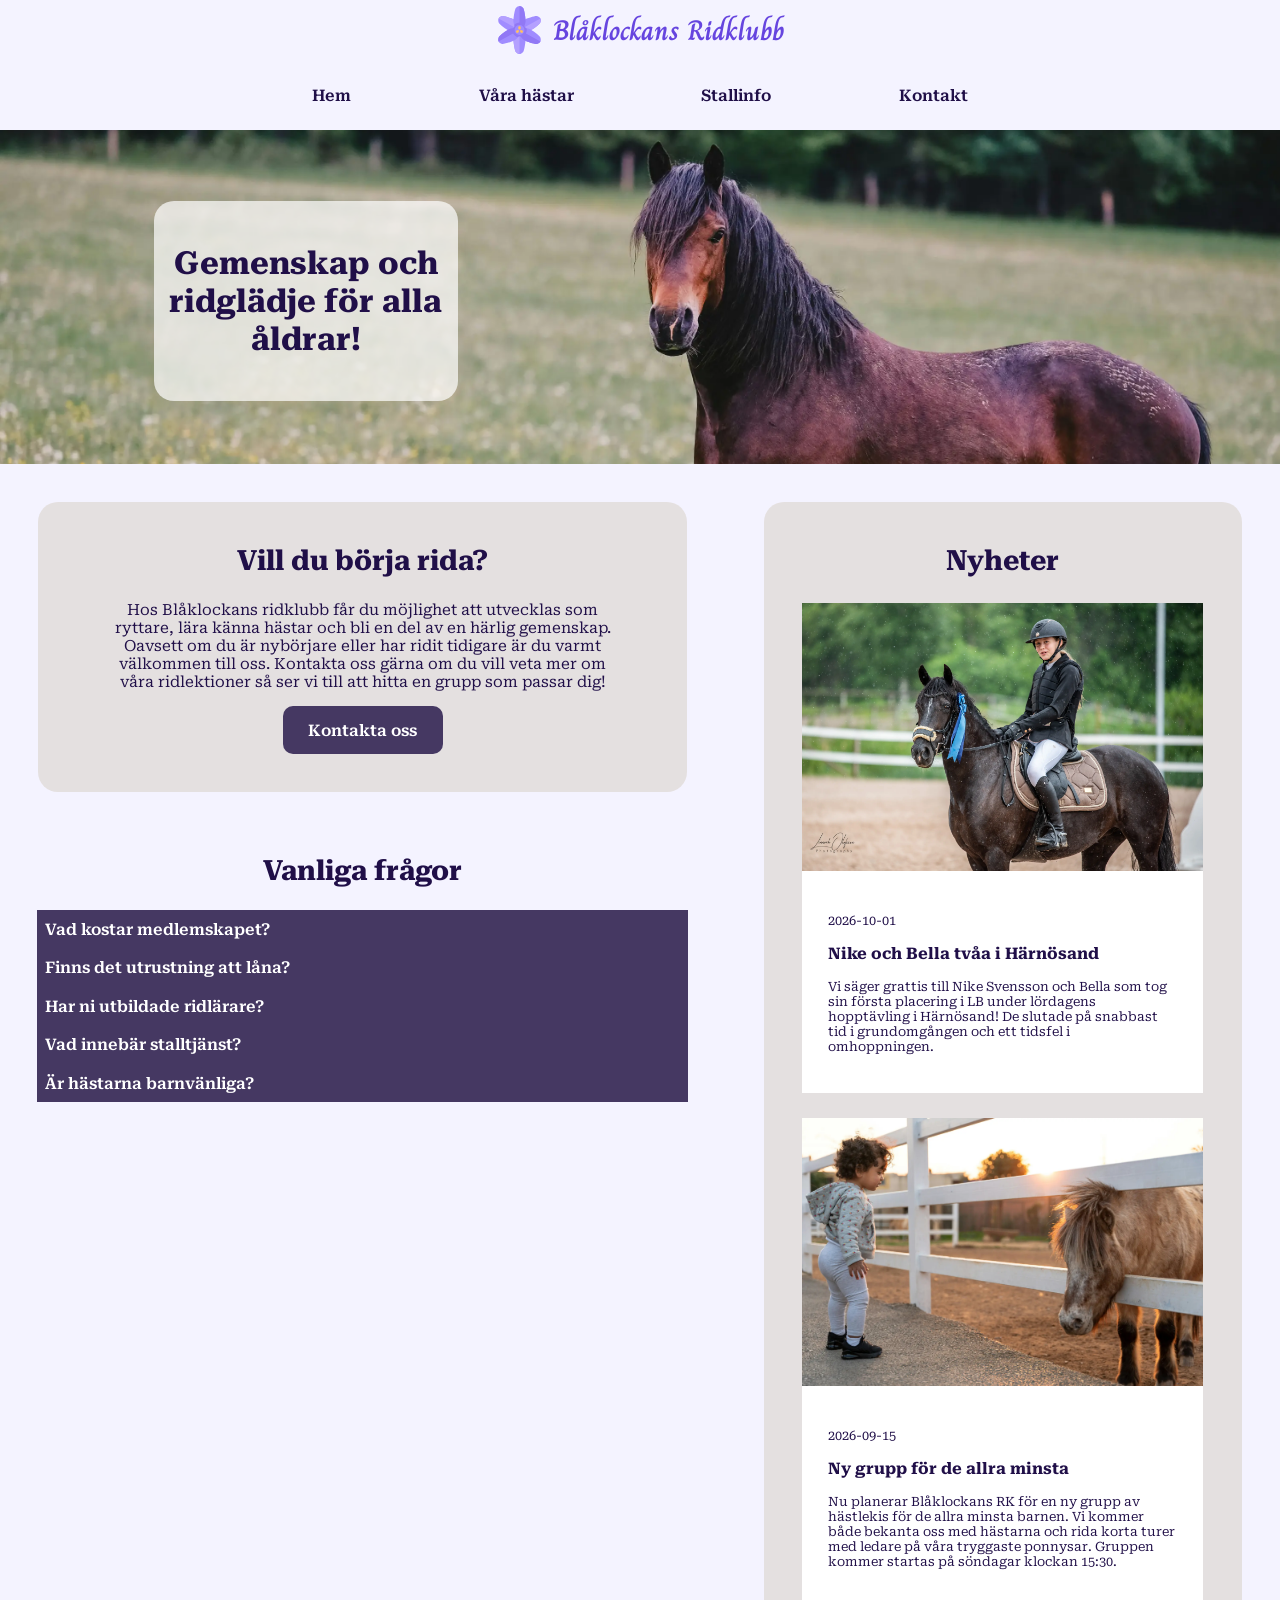
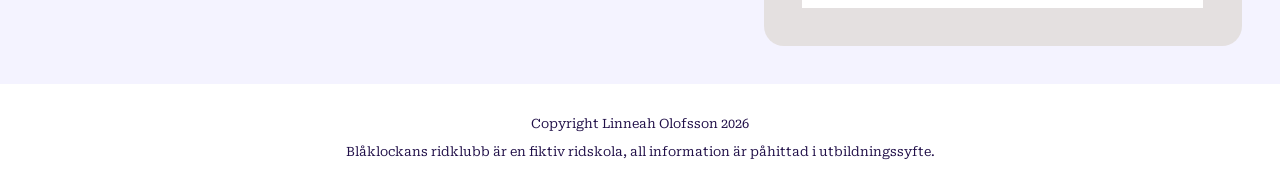
<file: index.html>
<!doctype html>
<html lang="sv">
  <head>
    <meta charset="UTF-8" />
    <meta name="viewport" content="width=device-width, initial-scale=1.0" />
    <title>Blåklockans ridklubb</title>
    <link rel="stylesheet" href="CSS/styles.css" />
    <link rel="preconnect" href="https://fonts.googleapis.com" />
    <link rel="preconnect" href="https://fonts.gstatic.com" crossorigin />
    <link
      href="https://fonts.googleapis.com/css2?family=Charm:wght@400;700&family=Roboto+Serif:ital,opsz,wght@0,8..144,100..900;1,8..144,100..900&display=swap"
      rel="stylesheet"
    />
    <script src="JS/main.js" defer></script>
  </head>
  <body>
    <!-- HEADER M. NAVIGERING -->
    <header class="header-index">
      <div id="logo">
        <a href="index.html">
          <img
            src="images/SVG/bluebell.svg"
            alt="tecknad logga av en blåklocka"
          />
          <p>Blåklockans Ridklubb</p>
        </a>
        <img src="images/SVG/menu.svg" alt="meny" id="menu" />
      </div>
      <nav id="nav">
        <ul>
          <li><a href="index.html">Hem</a></li>

          <li><a href="vara-hastar.html">Våra hästar</a></li>

          <li><a href="stallinfo.html">Stallinfo</a></li>

          <li><a href="kontakt.html">Kontakt</a></li>
        </ul>
      </nav>
    </header>
    <main>
      <!-- HERO -->
      <section class="hero-section">
        <img
          src="images/hero.webp"
          alt="brun häst på en äng tittar in i kameran"
          id="hero"
        />
        <!-- SLOGAN-->
        <h1 id="slogan" class="beige-div">
          Gemenskap och ridglädje för alla åldrar!
        </h1>
      </section>
      <!-- HUVUDINNEHÅLL -->
      <section class="index-content">
        <!-- Börja rida -->
        <div class="textbox beige-div">
          <h2>Vill du börja rida?</h2>
          <p>
            Hos Blåklockans ridklubb får du möjlighet att utvecklas som ryttare,
            lära känna hästar och bli en del av en härlig gemenskap. Oavsett om
            du är nybörjare eller har ridit tidigare är du varmt välkommen till
            oss. Kontakta oss gärna om du vill veta mer om våra ridlektioner så
            ser vi till att hitta en grupp som passar dig!
          </p>
          <a href="kontakt.html">Kontakta oss</a>
        </div>
        <!-- Nyheter -->
        <article id="news" class="beige-div">
          <h2>Nyheter</h2>
          <div>
            <img
              src="images/tavling.webp"
              alt="tjej på svart häst med blå prisrosett i tränset"
            />
            <div>
              <p>2026-10-01</p>
              <h3>Nike och Bella tvåa i Härnösand</h3>
              <p>
                Vi säger grattis till Nike Svensson och Bella som tog sin första
                placering i LB under lördagens hopptävling i Härnösand! De
                slutade på snabbast tid i grundomgången och ett tidsfel i
                omhoppningen.
              </p>
            </div>
          </div>
          <div>
            <img
              src="images/barn.webp"
              alt="ett barn står bredvid hage där en shetlandsponny sticker ut huvudet"
            />
            <div>
              <p>2026-09-15</p>
              <h3>Ny grupp för de allra minsta</h3>
              <p>
                Nu planerar Blåklockans RK för en ny grupp av hästlekis för de
                allra minsta barnen. Vi kommer både bekanta oss med hästarna och
                rida korta turer med ledare på våra tryggaste ponnysar. Gruppen
                kommer startas på söndagar klockan 15:30.
              </p>
            </div>
          </div>
        </article>
        <!-- Vanliga frågor -->
        <div id="faq">
          <h2>Vanliga frågor</h2>
          <button class="question">Vad kostar medlemskapet?</button>

          <div class="answer">
            <p>Medlemskap i klubben kostar 500kr per termin.</p>
          </div>
          <button class="question">Finns det utrustning att låna?</button>
          <div class="answer">
            <p>
              Hjälmar och säkerhetsvästar finns att låna i stallet. Övrig
              utrustning tillhandahålls av ryttarna själva. Tänk på att byta
              kläder om ni vistas i andra stall.
            </p>
          </div>
          <button class="question">Har ni utbildade ridlärare?</button>
          <div class="answer">
            <p>
              Alla våra ridlärare är utbildade via svenska ridsportsförbundet
              och har många års erfarenhet.
            </p>
          </div>
          <button class="question">Vad innebär stalltjänst?</button>
          <div class="answer">
            <p>
              När du har stalltjänst är du och din ridgrupp ansvariga för
              hästarnas skötsel under hela dagen. Med er har ni en ledare som
              hjälper till att ge direktiv och ser till att dagen flyter på som
              den ska. Varje grupp har stalltjänst en dag per termin.
            </p>
          </div>
          <button class="question">Är hästarna barnvänliga?</button>
          <div class="answer">
            <p>
              Vi har flera snälla ponnyer som är lämpliga även för små barn att
              rida på. Man bör dock ha i åtanke att en häst alltid är en häst
              och att all ridning sker på egen risk.
            </p>
          </div>
        </div>
      </section>
    </main>
    <footer>
      <p>Copyright Linneah Olofsson 2026</p>
      <p>
        Blåklockans ridklubb är en fiktiv ridskola, all information är påhittad
        i utbildningssyfte.
      </p>
    </footer>
  </body>
</html>
</file>
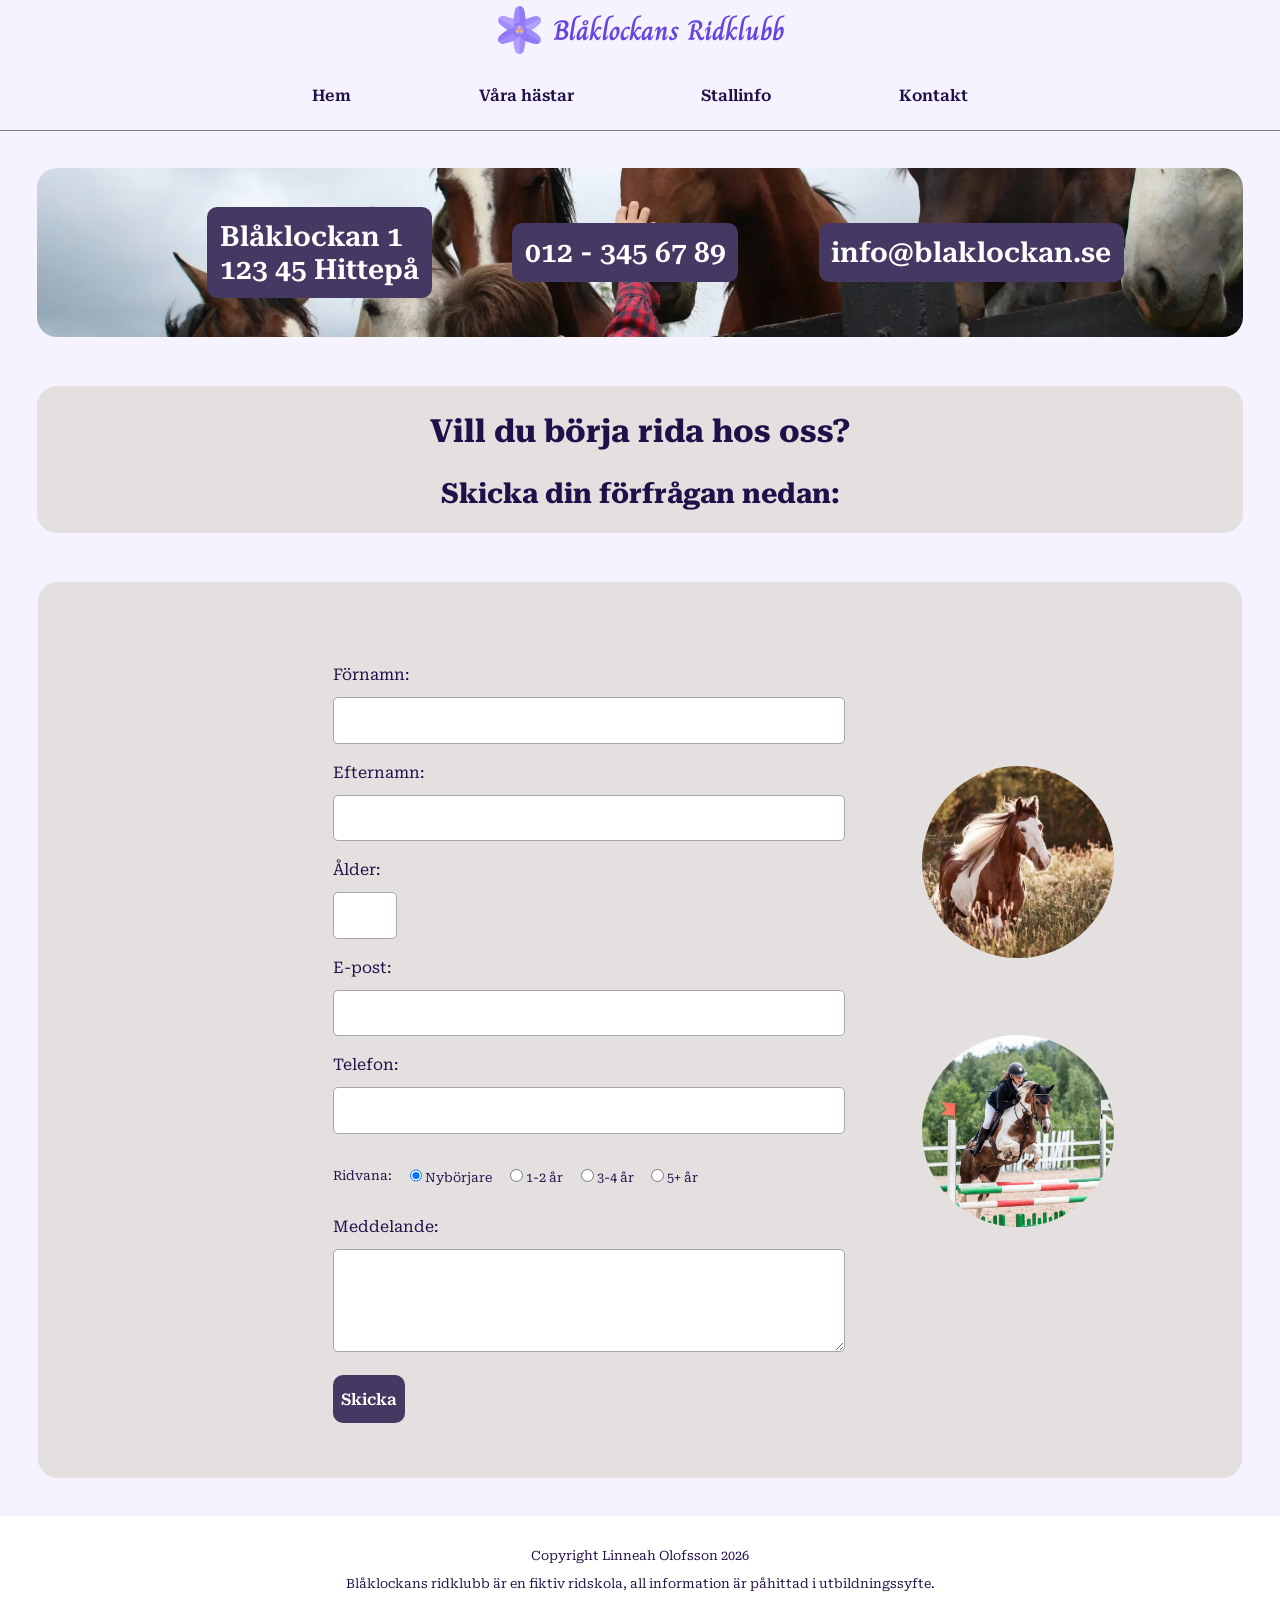
<file: kontakt.html>
<!doctype html>
<html lang="sv">
  <head>
    <meta charset="UTF-8" />
    <meta name="viewport" content="width=device-width, initial-scale=1.0" />
    <title>Blåklockans ridklubb</title>
    <link rel="stylesheet" href="CSS/styles.css" />
    <link rel="preconnect" href="https://fonts.googleapis.com" />
    <link rel="preconnect" href="https://fonts.gstatic.com" crossorigin />
    <link
      href="https://fonts.googleapis.com/css2?family=Charm:wght@400;700&family=Roboto+Serif:ital,opsz,wght@0,8..144,100..900;1,8..144,100..900&display=swap"
      rel="stylesheet"
    />
    <script src="JS/main.js" defer></script>
    <script src="JS/contact.js" defer></script>
  </head>
  <body>
    <!-- HEADER M. NAVIGERING -->
    <header class="mobile-header">
      <div id="logo">
        <a href="index.html">
          <img
            src="images/SVG/bluebell.svg"
            alt="tecknad logga av en blåklocka"
          />
          <p>Blåklockans Ridklubb</p>
        </a>
      </div>
      <img src="images/SVG/menu.svg" alt="meny" id="menu" />
      <nav id="nav" class="divider">
        <ul>
          <li><a href="index.html">Hem</a></li>

          <li><a href="vara-hastar.html">Våra hästar</a></li>

          <li><a href="stallinfo.html">Stallinfo</a></li>

          <li><a href="kontakt.html">Kontakt</a></li>
        </ul>
      </nav>
    </header>
    <main>
      <!-- Grid med kontaktinfo och titel innan formulär -->
      <section id="contact">
        <div class="beige-div">
          <h1>Vill du börja rida hos oss?</h1>
          <h2>Skicka din förfrågan nedan:</h2>
        </div>
        <div id="contact-info" class="beige-div">
          <p>Blåklockan 1 <br />123 45 Hittepå</p>
          <p>012 - 345 67 89</p>
          <p>info@blaklockan.se</p>
        </div>
      </section>

      <!-- Sektion för formulär -->
      <section class="beige-div">
        <div id="form-section">
          <form id="contact-form" class="contact-form">
            <div>
              <label for="first-name">Förnamn:</label
              ><input type="text" id="first-name" />
            </div>
            <div>
              <label for="surname">Efternamn:</label
              ><input type="text" id="surname" />
            </div>
            <div>
              <label for="age">Ålder:</label><input type="number" id="age" />
            </div>
            <div>
              <label for="email">E-post:</label
              ><input type="email" id="email" />
            </div>
            <div>
              <label for="phone">Telefon:</label
              ><input type="tel" id="phone" maxlength="10" />
            </div>
            <div id="exp">
              <p>Ridvana:</p>
              <label
                ><input
                  type="radio"
                  name="exp"
                  value="amateur"
                  checked
                />Nybörjare</label
              >
              <label
                ><input type="radio" name="exp" value="one-two" />1-2 år</label
              >
              <label
                ><input type="radio" name="exp" value="three-four" />3-4
                år</label
              >
              <label
                ><input type="radio" name="exp" value="five-plus" />5+ år</label
              >
            </div>
            <div>
              <label for="message">Meddelande:</label
              ><textarea
                rows="4"
                cols="30"
                maxlength="150"
                id="message"
              ></textarea>
            </div>
            <div class="button-right">
              <button type="submit" id="submit">Skicka</button>
            </div>
          </form>
          <div>
            <img
              src="images/annie.webp"
              alt="brun häst på äng"
              class="round-pic"
            /><img
              src="images/ridning.webp"
              alt="tjej galopperar på skäckfärgad häst"
              class="round-pic"
            />
          </div>
        </div>
        <ul id="error-list"></ul>
      </section>
    </main>
    <footer>
      <p>Copyright Linneah Olofsson 2026</p>
      <p>
        Blåklockans ridklubb är en fiktiv ridskola, all information är påhittad
        i utbildningssyfte.
      </p>
    </footer>
  </body>
</html>
</file>
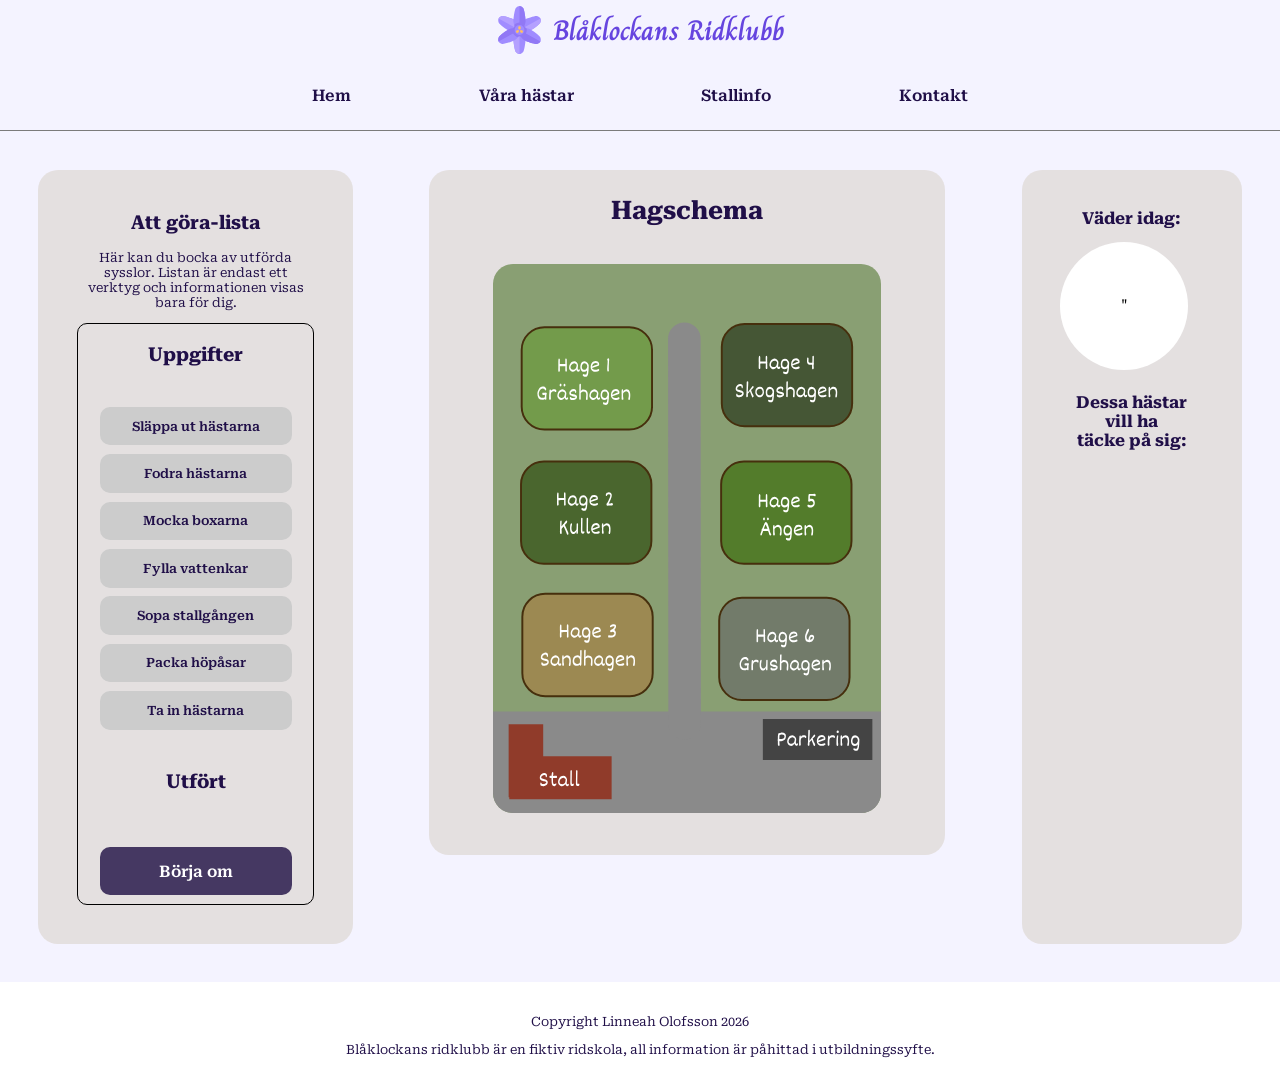
<file: stallinfo.html>
<!doctype html>
<html lang="sv">
  <head>
    <meta charset="UTF-8" />
    <meta name="viewport" content="width=device-width, initial-scale=1.0" />
    <title>Blåklockans ridklubb</title>
    <link rel="stylesheet" href="CSS/styles.css" />
    <link rel="preconnect" href="https://fonts.googleapis.com" />
    <link rel="preconnect" href="https://fonts.gstatic.com" crossorigin />
    <link
      href="https://fonts.googleapis.com/css2?family=Charm:wght@400;700&family=Roboto+Serif:ital,opsz,wght@0,8..144,100..900;1,8..144,100..900&display=swap"
      rel="stylesheet"
    />
    <script src="JS/main.js" defer></script>
    <script src="JS/info.js" defer></script>
  </head>
  <body>
    <!-- HEADER M. NAVIGERING -->
    <header class="mobile-header">
      <div id="logo">
        <a href="index.html">
          <img
            src="images/SVG/bluebell.svg"
            alt="tecknad logga av en blåklocka"
          />
          <p>Blåklockans Ridklubb</p>
        </a>
      </div>
      <img src="images/SVG/menu.svg" alt="meny" id="menu" />
      <nav id="nav" class="divider">
        <ul>
          <li><a href="index.html">Hem</a></li>

          <li><a href="vara-hastar.html">Våra hästar</a></li>

          <li><a href="stallinfo.html">Stallinfo</a></li>

          <li><a href="kontakt.html">Kontakt</a></li>
        </ul>
      </nav>
    </header>
    <!-- HUVUDINNEHÅLL -->
    <main id="grid">
      <!-- HAGAR -->
      <section id="map" class="beige-div">
        <h1>Hagschema</h1>
        <svg
          xmlns="http://www.w3.org/2000/svg"
          viewBox="0 0 595 842"
          width="595"
          height="842"
        >
          <style>
            .s0 {
              fill: #899f73;
            }
            .s1 {
              fill: #739b4b;
              stroke: #462f0d;
              stroke-linejoin: round;
              stroke-width: 3;
            }
            .s2 {
              fill: #4a662e;
              stroke: #462f0d;
              stroke-linejoin: round;
              stroke-width: 3;
            }
            .s3 {
              fill: #9c8952;
              stroke: #462f0d;
              stroke-linejoin: round;
              stroke-width: 3;
            }
            .s4 {
              fill: #455635;
              stroke: #462f0d;
              stroke-linejoin: round;
              stroke-width: 3;
            }
            .s5 {
              fill: #537c2b;
              stroke: #462f0d;
              stroke-linejoin: round;
              stroke-width: 3;
            }
            .s6 {
              fill: #727b6a;
              stroke: #462f0d;
              stroke-linejoin: round;
              stroke-width: 3;
            }
            .s7 {
              fill: #ffffff;
            }
            .s8 {
              fill: #8a8a8a;
              stroke: #8a8a8a;
              stroke-miterlimit: 10;
              stroke-width: 0;
            }
            .s9 {
              fill: #444444;
            }
            .s10 {
              fill: #8a8a8a;
              stroke: #8a8a8a;
              stroke-linecap: round;
              stroke-linejoin: round;
              stroke-width: 50;
            }
            .s11 {
              fill: #903b2a;
              stroke: #8a8a8a;
              stroke-linejoin: round;
              stroke-width: 0;
            }
            .s12 {
              fill: #903b2a;
            }
          </style>
          <g id="Layer1">
            <path
              id="Form7"
              fill-rule="evenodd"
              class="s0"
              d="m604-18v870h-618v-870z"
            />
            <a href="#" id="hage1">
              <path
                id="hage1old"
                fill-rule="evenodd"
                class="s1"
                d="m79 97h130c19.33 0 35 15.67 35 35v87c0 19.33-15.67 35-35 35h-130c-19.33 0-35-15.67-35-35v-87c0-19.33 15.67-35 35-35z"
              />
            </a>
            <a href="#" id="hage2">
              <path
                id="hage2old"
                fill-rule="evenodd"
                class="s2"
                d="m78 303h130c19.33 0 35 15.67 35 35v87c0 19.33-15.67 35-35 35h-130c-19.33 0-35-15.67-35-35v-87c0-19.33 15.67-35 35-35z"
              />
            </a>
            <a href="#" id="hage3">
              <path
                id="hage3old"
                fill-rule="evenodd"
                class="s3"
                d="m80 506h130c19.33 0 35 15.67 35 35v87c0 19.33-15.67 35-35 35h-130c-19.33 0-35-15.67-35-35v-87c0-19.33 15.67-35 35-35z"
              />
            </a>
            <a href="#" id="hage4">
              <path
                id="hage4old"
                fill-rule="evenodd"
                class="s4"
                d="m386 92h130c19.33 0 35 15.67 35 35v87c0 19.33-15.67 35-35 35h-130c-19.33 0-35-15.67-35-35v-87c0-19.33 15.67-35 35-35z"
              />
            </a>
            <a href="#" id="hage5">
              <path
                id="hage5old"
                fill-rule="evenodd"
                class="s5"
                d="m385 303h130c19.33 0 35 15.67 35 35v87c0 19.33-15.67 35-35 35h-130c-19.33 0-35-15.67-35-35v-87c0-19.33 15.67-35 35-35z"
              />
            </a>
            <a href="#" id="hage6">
              <path
                id="hage6old"
                fill-rule="evenodd"
                class="s6"
                d="m382 512h130c19.33 0 35 15.67 35 35v87c0 19.33-15.67 35-35 35h-130c-19.33 0-35-15.67-35-35v-87c0-19.33 15.67-35 35-35z"
              />
            </a>
            <path
              id="Hage1Gräshagen"
              class="s7"
              aria-label="Hage 1
Gräshagen"
              d="m100.1 162.6q0-1.7 0.1-3.1 0-1.4 0-2.5 0-1.8 0-3.4 0-1.7 0-3.1 0-2.6 0.2-4.1 0.2-1.5 1-1.5 0.4 0 0.8 0.7 0.4 0.7 0.4 1.4 0 1.5-0.1 3.2 0 1.7 0 3.3h8.4q0-1.9 0-3 0-1.2 0-1.9 0-0.7 0-1 0-0.2 0-0.3 0-1.1 0.2-1.8 0.2-0.7 0.8-0.7 0.8 0 1.1 0.8 0.2 0.9 0.2 2.4 0 0.3 0 0.6 0 0.3 0 0.9 0 0.6 0 1.6 0 0.9 0 2.5 0 0.2 0.1 0.6 0.2 0.3 0.2 0.7l-0.3 1.1q0.1 3 0.1 5 0.1 1.9 0.1 2.5 0 0.7-0.3 1.2-0.4 0.5-0.9 0.5-0.7 0-1-0.5-0.3-0.5-0.3-2l0.1-6h-3.4q-1.1 0-1.9 0-0.7 0-1.3 0.1-0.6 0-1 0-0.5 0-0.9 0.1 0.1 2.1 0.1 3.3 0 1.3 0 2.1 0 0.8 0 1.1 0 0.3 0 0.4 0 0.6-0.5 1-0.5 0.4-0.8 0.4-0.8 0-1-0.8-0.2-0.8-0.2-1.8zm16.6-3.8q0-1.8 0.6-3.5 0.6-1.7 1.7-3.1 1-1.4 2.5-2.2 1.4-0.9 3-0.9 1.2 0 2.3 0.6 1.1 0.5 1.9 1.5 0.8 0.9 1.3 2.1 0.4 1.1 0.4 2.3 0 0.6 0 1.2-0.1 0.5-0.2 1.1-0.1 0.5-0.1 1.1-0.1 0.6-0.1 1.4 0 1 0.3 1.4 0.3 0.4 0.8 0.4 0.3 0 0.6-0.4 0.3-0.3 0.6-0.4 0.9 0 0.9 1.4 0 0.4-0.2 0.8-0.1 0.5-0.5 0.8-0.3 0.3-0.7 0.6-0.5 0.2-1 0.2-0.5 0-1-0.3-0.4-0.3-0.8-0.7-0.4-0.5-0.7-1-0.2-0.6-0.2-1.3-1.1 1.4-2.5 2.4-1.3 1.1-2.9 1.1-1.1 0-2.1-0.5-1.1-0.5-2-1.4-0.8-0.9-1.4-2.1-0.5-1.2-0.5-2.6zm2.2-0.1q0 0.8 0.4 1.4 0.4 0.7 1 1.2 0.6 0.4 1.4 0.6 0.8 0.3 1.5 0.3 1.6 0 2.5-0.7 1-0.7 1.5-1.8 0.6-1 0.8-2.3 0.2-1.2 0.4-2.3 0-0.4-0.4-0.9-0.4-0.5-0.9-0.9-0.6-0.4-1.2-0.7-0.6-0.3-1.1-0.3-1.4 0-2.5 0.6-1 0.5-1.8 1.5-0.8 0.9-1.2 2-0.4 1.2-0.4 2.3zm15.1-0.6q0-1.7 0.4-3.3 0.4-1.6 1.1-2.8 0.8-1.3 2-2 1.2-0.8 2.8-0.8 1.3 0 2.5 0.6 1.1 0.7 2 1.7 1 1 1.5 2.2 0.6 1.2 0.6 2.3l-0.3 7.8q0 0-0.1 0.1 0 0 0 0.1-0.2 1.4-0.3 2.9-0.2 1.6-0.6 3-0.4 1.3-1.2 2.2-0.8 0.9-2.4 0.9-0.4 0-1.1-0.1-0.7-0.1-1.4-0.4-0.7-0.3-1.3-0.7-0.5-0.5-0.5-1.2 0-0.7 0.1-1.2 0.2-0.5 0.9-0.5 0.2 0 0.4 0.1 0.1 0.1 0.4 0.3 0.3 0.1 0.9 0.3 0.6 0.1 1.8 0.1 0.8 0 1.1-0.7 0.4-0.7 0.6-1.7 0.2-1.1 0.3-2.3 0-1.2 0.1-2.1-0.1 0.6-0.6 1.1-0.5 0.4-1.1 0.7-0.6 0.3-1.3 0.5-0.6 0.2-1.2 0.2-3 0-4.5-1.8-1.6-1.8-1.6-5.5zm2.3-0.2q0 1.3 0.3 2.2 0.3 0.8 0.9 1.3 0.5 0.5 1.3 0.7 0.8 0.2 1.7 0.2 0.8 0 1.5-0.5 0.7-0.4 1.2-1.1 0.5-0.7 0.9-1.6 0.3-0.8 0.5-1.5-0.1-0.9-0.3-1.8-0.2-0.9-0.6-1.7-0.5-0.7-1.2-1.2-0.7-0.5-1.8-0.5-1.3 0-2.1 0.4-0.8 0.5-1.3 1.3-0.5 0.7-0.8 1.7-0.2 1-0.2 2.1zm25.6-1.8l-10 3.6q0.3 0.9 1 1.5 0.7 0.5 1.5 0.8 0.9 0.2 1.7 0.3 0.8 0 1.4 0 0.6 0 1.2-0.1 0.7-0.2 1.2-0.4 0.6-0.3 1-0.4 0.5-0.2 0.9-0.2 1.2 0 1.2 1.6 0 0.9-0.9 1.4-0.8 0.5-1.9 0.8-1.2 0.2-2.3 0.3-1.1 0-1.6 0-1.2 0-2.4-0.5-1.2-0.6-2.1-1.5-0.9-1-1.5-2.3-0.5-1.3-0.5-2.8 0-2.1 0.5-3.8 0.5-1.7 1.5-3 1-1.3 2.4-2 1.5-0.7 3.3-0.7 0.9 0 1.9 0.4 0.9 0.3 1.7 1 0.8 0.6 1.3 1.7 0.5 0.9 0.5 2.2 0 0.8-0.3 1.4-0.2 0.6-0.7 0.7zm-10.1 1.1q1-0.3 2.3-0.7 1.3-0.5 2.6-1 1.3-0.6 2.4-1 1.1-0.6 1.8-0.8-0.4-1-1.5-1.4-1.1-0.5-2.4-0.5-0.5 0-1.3 0.3-0.8 0.3-1.6 1-0.8 0.6-1.4 1.7-0.7 1-0.9 2.4zm24.9 7.9q-0.9 0-1.2-1-0.3-1-0.3-2.5 0-1.2 0.1-2.9 0.1-1.6 0.2-3.4 0.2-1.8 0.3-3.6 0.1-1.9 0.1-3.4-0.2-0.4-0.4-0.7-0.2-0.4-0.2-1.1 0-0.3 0.1-0.7 0.2-0.3 0.4-0.6 0.2-0.3 0.4-0.4 0.3-0.2 0.5-0.2 0.1 0 0.4 0.1 0.2 0.1 0.5 0.3 0.2 0.2 0.4 0.6 0.2 0.3 0.2 0.8 0 1.5-0.2 3.3-0.1 1.8-0.2 3.7-0.1 2-0.2 3.9 0 2 0 4 0 0.5 0.1 1.1 0.1 0.6 0.1 1.1 0 0.7-0.4 1.1-0.3 0.5-0.7 0.5zm-108.6 33.7q0-1.3 0.5-3.2 0.6-1.8 1.6-3.6 1.1-1.7 2.6-2.9 1.5-1.2 3.4-1.2 1.1 0 2 0.2 1 0.3 1.7 0.9 0.8 0.6 1.2 1.4 0.5 0.8 0.5 1.8 0 2-0.8 2-0.1 0-0.2-0.2-0.2-0.2-0.3-0.4-0.1-0.2-0.3-0.4-0.2-0.3-0.3-0.4-1.7-1.8-3.6-1.8-1.1 0-2.1 0.8-1.1 0.8-1.9 2-0.8 1.2-1.4 2.7-0.5 1.4-0.5 2.7 0 1.6 0.5 2.7 0.4 1.2 1.2 1.9 0.8 0.8 1.8 1.2 1.1 0.3 2.3 0.3 1.1 0 1.9-0.1 0.7-0.2 1-0.5 0.4-0.3 0.6-0.8 0.1-0.5 0.1-1.1v-2.1q-0.6 0.1-1.3 0.2-0.6 0-1 0-0.6 0-1.2-0.5-0.5-0.5-0.5-1.3 0-1.1 0.5-1.4 0.5-0.3 1.1-0.3 0.3 0 0.7 0 0.5 0.1 0.8 0.1 0.6 0 1.2-0.1 0.7-0.2 1.4-0.2 0.5 0 0.8 0.6 0.4 0.5 0.4 1 0 1.3-0.6 1.6 0 0.9-0.1 1.7 0 0.8 0 1.7 0 1.2 0.1 2.5-0.1 1.4-0.3 1.7-0.2 0.4-0.6 0.4-0.5 0-0.8-0.4-0.3-0.4-0.5-0.7-0.2 0.1-0.6 0.3-0.5 0.1-1 0.3-0.6 0.2-1.2 0.4-0.6 0.1-1.2 0.1-3.9 0-5.8-2.5-1.8-2.5-1.8-7.1zm18 7.5q0-0.9 0-1.4 0.1-0.5 0.1-0.9v-1q0-0.5 0-0.9 0-0.5 0-1.3 0.1-0.9 0.2-2.4 0.1-1.5 0.3-4.2 0-0.8 0.3-1.2 0.3-0.5 0.9-0.5 0.3 0 0.6 0.4 0.4 0.3 0.4 1.4 0 0.2 0 0.4 0 0.2-0.1 0.4 0.3-0.8 0.8-1.4 0.6-0.5 1.3-0.9 0.7-0.4 1.4-0.5 0.7-0.2 1.3-0.2 0.5 0 1.1 0.1 0.7 0.1 1.2 0.4 0.6 0.2 0.9 0.8 0.4 0.5 0.4 1.3 0 0.8-0.3 1.3-0.3 0.5-0.8 0.5-0.4 0-0.6-0.1-0.1-0.3-0.3-0.5-0.1-0.3-0.4-0.4-0.3-0.3-1.2-0.3h-0.3q-2.6 0-3.7 1.5-1 1.4-1 4.2v0.6l0.2 5.1q0 0.2-0.1 0.4-0.1 0.3-0.2 0.6-0.2 0.3-0.4 0.5-0.2 0.2-0.6 0.2-0.8 0-1.1-0.5-0.3-0.5-0.3-1.5zm12.6-4.3q0-1.8 0.6-3.5 0.6-1.7 1.7-3.1 1.1-1.4 2.5-2.2 1.4-0.9 3-0.9 1.3 0 2.3 0.6 1.2 0.5 2 1.5 0.7 0.9 1.2 2.1 0.5 1.1 0.5 2.3 0 0.6-0.1 1.2-0.1 0.5-0.2 1.1 0 0.5-0.1 1.1-0.1 0.6-0.1 1.4 0 1 0.3 1.4 0.3 0.4 0.8 0.4 0.4 0 0.6-0.4 0.4-0.3 0.6-0.4 1 0 1 1.4 0 0.4-0.2 0.8-0.2 0.5-0.5 0.8-0.4 0.3-0.8 0.6-0.4 0.2-0.9 0.2-0.5 0-1-0.3-0.5-0.3-0.9-0.7-0.4-0.5-0.6-1-0.3-0.6-0.3-1.3-1.1 1.4-2.4 2.4-1.4 1.1-3 1.1-1 0-2.1-0.5-1.1-0.5-1.9-1.4-0.9-0.9-1.5-2.1-0.5-1.2-0.5-2.6zm2.2-0.1q0 0.8 0.4 1.4 0.4 0.7 1 1.2 0.6 0.4 1.4 0.6 0.8 0.3 1.5 0.3 1.6 0 2.6-0.7 0.9-0.7 1.4-1.8 0.6-1 0.8-2.3 0.2-1.2 0.4-2.3 0-0.4-0.4-0.9-0.4-0.5-0.9-0.9-0.5-0.4-1.2-0.7-0.6-0.3-1.1-0.3-1.3 0-2.4 0.6-1.1 0.5-1.9 1.5-0.7 0.9-1.2 2-0.4 1.2-0.4 2.3zm3.1-14.1q-0.9 0-1.4-0.5-0.4-0.5-0.4-1.7 0-0.4 0.2-0.8 0.2-0.4 0.5-0.7 0.3-0.3 0.6-0.5 0.3-0.2 0.6-0.2 0.2 0 0.6 0.6 0.4 0.6 0.4 1.7 0 1-0.4 1.6-0.3 0.5-0.7 0.5zm5.6 0q-1.3 0-1.3-1.8 0-0.9 0.3-1.7 0.3-0.7 1.1-0.7 0.3 0 0.5 0.2 0.3 0.2 0.5 0.6 0.2 0.3 0.3 0.7 0.2 0.4 0.2 0.7 0 0.8-0.5 1.4-0.6 0.6-1.1 0.6zm8.3 17.9q0-0.2 0-0.5 0.1-0.3 0.3-0.6 0.2-0.3 0.3-0.5 0.2-0.2 0.4-0.2 0.2 0 0.4 0.3 0.4 0.5 0.6 0.7 0.4 0.2 0.7 0.4 0.3 0.1 0.8 0.2 0.4 0 1.1 0 0.6 0 1.4-0.1 0.8-0.2 1.4-0.4 0.6-0.1 1-0.4 0.4-0.2 0.4-0.3 0-0.3-0.7-0.6-0.7-0.2-1.8-0.4-1.1-0.2-2.3-0.6-1.2-0.3-2.3-0.8-1.1-0.6-1.8-1.5-0.7-0.9-0.7-2.2 0-1.6 0.6-2.7 0.7-1.2 1.7-2 1-0.8 2.2-1.2 1.3-0.4 2.4-0.4 1.7 0 2.7 0.9 1 0.9 1 2.2 0 0.4 0 0.9 0 0.5-0.1 1-0.1 0.4-0.3 0.7-0.2 0.3-0.7 0.3-0.4 0-0.5-0.4-0.1-0.4-0.1-1 0-0.8-0.6-1.1-0.6-0.3-1.8-0.3-0.6 0-1.3 0.2-0.7 0.3-1.4 0.7-0.6 0.4-1.1 0.9-0.4 0.5-0.4 1.1 0 0.6 0.6 0.9 0.8 0.3 1.8 0.6 1.1 0.2 2.4 0.4 1.2 0.2 2.3 0.7 1 0.5 1.7 1.3 0.7 0.8 0.7 2.2 0 1.3-0.8 2.2-0.7 0.9-1.9 1.4-1 0.5-2.2 0.8-1.2 0.2-1.9 0.2-0.5 0-1.3-0.1-0.7-0.1-1.4-0.4-0.6-0.3-1.1-0.9-0.4-0.6-0.4-1.6zm14.4 0.8q0-2.2 0-4.9 0.1-2.7 0.1-5.4 0.1-2.8 0.1-5.5 0-2.7 0-4.9 0-0.3 0.1-0.6 0.1-0.4 0.3-0.7 0.2-0.3 0.4-0.6 0.3-0.2 0.6-0.2 0.4 0 0.7 0.4 0.3 0.4 0.3 1v0.1q0 2-0.1 4.2-0.1 2.2-0.1 4.2l-0.1 2q0.1-0.7 0.6-1.3 0.4-0.5 1-0.9 0.5-0.5 1.2-0.7 0.6-0.2 1.2-0.2 2.1 0 3.5 0.8 1.3 0.7 2 1.9 0.8 1.1 1 2.5 0.3 1.4 0.3 2.6l-0.2 5.4q0 0.3 0 0.8 0 0.5-0.1 1-0.1 0.4-0.4 0.8-0.2 0.3-0.7 0.3-0.6 0-1-0.5-0.3-0.5-0.3-1.3 0-1.6 0.2-3 0.2-1.4 0.2-2.9v-0.3q0-0.8-0.1-1.7-0.1-0.8-0.6-1.5-0.5-0.8-1.4-1.3-0.9-0.4-2.4-0.4-0.8 0-1.5 0.3-0.7 0.2-1.3 0.6-0.5 0.4-0.8 0.9-0.4 0.5-0.4 0.9v7.8q0 0.4 0 0.7 0 0.4-0.2 0.7 0 0.3-0.2 0.5-0.3 0.2-0.7 0.2-0.1 0-0.3-0.1-0.2 0-0.4-0.2-0.2-0.2-0.4-0.5-0.1-0.3-0.1-1zm15.5-4.5q0-1.8 0.6-3.5 0.6-1.7 1.7-3.1 1.1-1.4 2.5-2.2 1.4-0.9 3-0.9 1.2 0 2.3 0.6 1.1 0.5 1.9 1.5 0.8 0.9 1.3 2.1 0.5 1.1 0.5 2.3 0 0.6-0.1 1.2-0.1 0.5-0.2 1.1-0.1 0.5-0.1 1.1-0.1 0.6-0.1 1.4 0 1 0.3 1.4 0.3 0.4 0.8 0.4 0.3 0 0.6-0.4 0.3-0.3 0.6-0.4 0.9 0 0.9 1.4 0 0.4-0.2 0.8-0.1 0.5-0.5 0.8-0.3 0.3-0.7 0.6-0.4 0.2-1 0.2-0.5 0-1-0.3-0.4-0.3-0.8-0.7-0.4-0.5-0.7-1-0.2-0.6-0.2-1.3-1.1 1.4-2.5 2.4-1.3 1.1-2.9 1.1-1.1 0-2.1-0.5-1.1-0.5-2-1.4-0.8-0.9-1.4-2.1-0.5-1.2-0.5-2.6zm2.2-0.1q0 0.8 0.4 1.4 0.4 0.7 1 1.2 0.6 0.4 1.4 0.6 0.8 0.3 1.5 0.3 1.6 0 2.5-0.7 1-0.7 1.5-1.8 0.6-1 0.8-2.3 0.2-1.2 0.4-2.3 0-0.4-0.4-0.9-0.4-0.5-0.9-0.9-0.6-0.4-1.2-0.7-0.6-0.3-1.1-0.3-1.4 0-2.4 0.6-1.1 0.5-1.9 1.5-0.8 0.9-1.2 2-0.4 1.2-0.4 2.3zm15.1-0.6q0-1.7 0.4-3.3 0.4-1.6 1.1-2.8 0.8-1.3 2-2 1.2-0.8 2.8-0.8 1.3 0 2.5 0.6 1.2 0.7 2.1 1.7 0.9 1 1.4 2.2 0.6 1.2 0.6 2.3l-0.3 7.8q0 0-0.1 0.1 0 0 0 0.1-0.2 1.4-0.3 2.9-0.2 1.6-0.6 3-0.3 1.3-1.2 2.2-0.8 0.9-2.4 0.9-0.4 0-1.1-0.1-0.7-0.1-1.4-0.4-0.7-0.3-1.3-0.7-0.5-0.5-0.5-1.2 0-0.7 0.1-1.2 0.3-0.5 0.9-0.5 0.3 0 0.4 0.1 0.1 0.1 0.4 0.3 0.3 0.1 0.9 0.3 0.6 0.1 1.8 0.1 0.8 0 1.1-0.7 0.4-0.7 0.6-1.7 0.2-1.1 0.3-2.3 0-1.2 0.1-2.1-0.1 0.6-0.6 1.1-0.5 0.4-1.1 0.7-0.6 0.3-1.3 0.5-0.6 0.2-1.2 0.2-3 0-4.5-1.8-1.6-1.8-1.6-5.5zm2.3-0.2q0 1.3 0.3 2.2 0.3 0.8 0.9 1.3 0.6 0.5 1.3 0.7 0.8 0.2 1.7 0.2 0.8 0 1.5-0.5 0.7-0.4 1.2-1.1 0.5-0.7 0.9-1.6 0.3-0.8 0.5-1.5-0.1-0.9-0.3-1.8-0.2-0.9-0.6-1.7-0.5-0.7-1.2-1.2-0.7-0.5-1.8-0.5-1.2 0-2.1 0.4-0.8 0.5-1.3 1.3-0.5 0.7-0.8 1.7-0.2 1-0.2 2.1zm25.7-1.8l-10.1 3.6q0.3 0.9 1 1.5 0.7 0.5 1.5 0.8 0.9 0.2 1.7 0.3 0.8 0 1.4 0 0.6 0 1.3-0.1 0.6-0.2 1.1-0.4 0.6-0.3 1-0.4 0.6-0.2 0.9-0.2 1.2 0 1.2 1.6 0 0.9-0.9 1.4-0.8 0.5-1.9 0.8-1.2 0.2-2.3 0.3-1.1 0-1.6 0-1.2 0-2.4-0.5-1.2-0.6-2.1-1.5-0.9-1-1.5-2.3-0.5-1.3-0.5-2.8 0-2.1 0.5-3.8 0.5-1.7 1.5-3 1-1.3 2.4-2 1.5-0.7 3.3-0.7 0.9 0 1.9 0.4 0.9 0.3 1.7 1 0.8 0.6 1.3 1.7 0.5 0.9 0.5 2.2 0 0.8-0.3 1.4-0.2 0.6-0.6 0.7zm-10.2 1.1q1-0.3 2.3-0.7 1.3-0.5 2.6-1 1.3-0.6 2.4-1 1.1-0.6 1.8-0.8-0.4-1-1.5-1.4-1.1-0.5-2.4-0.5-0.5 0-1.3 0.3-0.8 0.3-1.6 1-0.8 0.6-1.4 1.7-0.7 1-0.9 2.4zm14.4 6l0.1-6.5q-0.1-0.8-0.1-1.4 0-0.6 0-0.9 0-0.4 0-0.6 0-0.1 0-0.3v-0.5q0-0.6 0-1.2 0.1-0.7 0.2-1.3 0.1-0.6 0.3-1 0.3-0.4 0.6-0.4 1.3 0 1.3 2.2 0 0.4-0.1 0.8 0 0.5-0.1 1 0.3-1.1 1-1.8 0.7-0.8 1.4-1.3 0.8-0.5 1.6-0.7 0.8-0.3 1.3-0.3 1.7 0 2.8 0.8 1.1 0.8 1.8 2.1 0.6 1.2 0.9 2.8 0.3 1.5 0.3 3 0 1.3-0.1 2.7-0.1 1.3-0.2 2.5-0.2 1.1-0.5 1.8-0.3 0.8-0.9 0.8-0.5 0-0.9-0.3-0.4-0.3-0.4-1.6 0-0.6 0.1-1.2 0.1-0.6 0.3-1.2 0.1-0.6 0.2-1.2 0.1-0.7 0.1-1.4 0-0.9-0.1-2.1-0.1-1.1-0.6-2-0.4-1-1.2-1.7-0.8-0.6-2.1-0.6-0.5 0-1.2 0.2-0.6 0.3-1.3 0.7-0.6 0.4-1.2 1-0.6 0.5-1 1.2 0 0.8-0.1 1.9 0 1 0 1.8 0 1.1 0.2 2.1 0.3 1 0.3 2.2 0 0.8-0.1 1.3-0.2 0.6-1 0.6-0.3 0-0.6 0-0.2-0.1-0.5-0.3-0.2-0.2-0.4-0.6-0.1-0.4-0.1-1.1z"
            />
            <path
              id="Hage2Kullen"
              class="s7"
              aria-label="Hage 2
Kullen"
              d="m98.2 368.1q0-1.7 0-3.1 0.1-1.4 0.1-2.5 0-1.8-0.1-3.4 0-1.7 0-3.1 0-2.6 0.3-4.1 0.2-1.5 1-1.5 0.4 0 0.7 0.7 0.4 0.7 0.4 1.4 0 1.5 0 3.2 0 1.7 0 3.3h8.4q0-1.9-0.1-3 0-1.2 0-1.9 0-0.7 0-1 0-0.2 0-0.3 0.1-1.1 0.3-1.8 0.1-0.7 0.8-0.7 0.8 0 1 0.8 0.3 0.9 0.3 2.4 0 0.3 0 0.6 0 0.3-0.1 0.9 0 0.6 0 1.6 0 0.9 0 2.5 0.1 0.2 0.2 0.6 0.1 0.3 0.2 0.7l-0.3 1.1q0.1 3 0.1 5 0.1 1.9 0.1 2.5 0 0.7-0.4 1.2-0.3 0.5-0.9 0.5-0.6 0-0.9-0.5-0.4-0.5-0.3-2l0.1-6h-3.4q-1.1 0-1.9 0-0.8 0-1.3 0.1-0.6 0-1 0-0.5 0-0.9 0.1 0 2.1 0 3.3 0.1 1.3 0.1 2.1 0 0.8 0 1.1 0 0.3 0 0.4 0 0.6-0.5 1-0.5 0.4-0.9 0.4-0.7 0-0.9-0.8-0.2-0.8-0.2-1.8zm16.5-3.8q0-1.8 0.6-3.5 0.7-1.7 1.7-3.1 1.1-1.4 2.5-2.2 1.5-0.9 3.1-0.9 1.2 0 2.3 0.6 1.1 0.5 1.9 1.5 0.8 0.9 1.3 2.1 0.4 1.1 0.4 2.3 0 0.6 0 1.2-0.1 0.5-0.2 1.1-0.1 0.5-0.2 1.1 0 0.6 0 1.4 0 1 0.2 1.4 0.3 0.4 0.9 0.4 0.3 0 0.6-0.4 0.3-0.3 0.6-0.4 0.9 0 0.9 1.4 0 0.4-0.2 0.8-0.2 0.5-0.5 0.8-0.3 0.3-0.7 0.6-0.5 0.2-1 0.2-0.5 0-1-0.3-0.5-0.3-0.9-0.7-0.3-0.5-0.6-1-0.2-0.6-0.2-1.3-1.1 1.4-2.5 2.4-1.3 1.1-3 1.1-1 0-2.1-0.5-1-0.5-1.9-1.4-0.8-0.9-1.4-2.1-0.6-1.2-0.6-2.6zm2.3-0.1q0 0.8 0.3 1.4 0.4 0.7 1 1.2 0.7 0.4 1.4 0.6 0.8 0.3 1.6 0.3 1.6 0 2.5-0.7 0.9-0.7 1.5-1.8 0.5-1 0.7-2.3 0.3-1.2 0.4-2.3 0-0.4-0.4-0.9-0.3-0.5-0.9-0.9-0.5-0.4-1.1-0.7-0.7-0.3-1.2-0.3-1.3 0-2.4 0.6-1.1 0.5-1.8 1.5-0.8 0.9-1.2 2-0.4 1.2-0.4 2.3zm15.1-0.6q0-1.7 0.3-3.3 0.4-1.6 1.2-2.8 0.8-1.3 1.9-2 1.2-0.8 2.9-0.8 1.3 0 2.4 0.6 1.2 0.7 2.1 1.7 1 1 1.5 2.2 0.6 1.2 0.6 2.3l-0.3 7.8q0 0-0.1 0.1 0 0 0 0.1-0.2 1.4-0.3 2.9-0.2 1.6-0.6 3-0.4 1.3-1.2 2.2-0.8 0.9-2.5 0.9-0.3 0-1-0.1-0.7-0.1-1.4-0.4-0.8-0.3-1.3-0.7-0.6-0.5-0.6-1.2 0-0.7 0.2-1.2 0.2-0.5 0.9-0.5 0.2 0 0.4 0.1 0.1 0.1 0.4 0.3 0.3 0.1 0.9 0.3 0.6 0.1 1.8 0.1 0.8 0 1.1-0.7 0.4-0.7 0.6-1.7 0.2-1.1 0.2-2.3 0.1-1.2 0.2-2.1-0.2 0.6-0.6 1.1-0.5 0.4-1.1 0.7-0.6 0.3-1.3 0.5-0.7 0.2-1.2 0.2-3 0-4.6-1.8-1.5-1.8-1.5-5.5zm2.3-0.2q0 1.3 0.3 2.2 0.3 0.8 0.8 1.3 0.6 0.5 1.4 0.7 0.7 0.2 1.6 0.2 0.9 0 1.5-0.5 0.7-0.4 1.2-1.1 0.6-0.7 0.9-1.6 0.4-0.8 0.6-1.5-0.1-0.9-0.4-1.8-0.1-0.9-0.6-1.7-0.4-0.7-1.1-1.2-0.7-0.5-1.9-0.5-1.2 0-2 0.4-0.8 0.5-1.3 1.3-0.5 0.7-0.8 1.7-0.2 1-0.2 2.1zm25.6-1.8l-10 3.6q0.3 0.9 1 1.5 0.7 0.5 1.5 0.8 0.8 0.2 1.7 0.3 0.8 0 1.4 0 0.6 0 1.2-0.1 0.6-0.2 1.2-0.4 0.6-0.3 1-0.4 0.5-0.2 0.8-0.2 1.3 0 1.3 1.6 0 0.9-0.9 1.4-0.8 0.5-2 0.8-1.1 0.2-2.2 0.3-1.1 0-1.6 0-1.2 0-2.4-0.5-1.2-0.6-2.1-1.5-0.9-1-1.5-2.3-0.5-1.3-0.5-2.8 0-2.1 0.5-3.8 0.5-1.7 1.5-3 0.9-1.3 2.4-2 1.4-0.7 3.3-0.7 0.9 0 1.8 0.4 1 0.3 1.8 1 0.8 0.6 1.3 1.7 0.5 0.9 0.5 2.2 0 0.8-0.3 1.4-0.2 0.6-0.7 0.7zm-10.1 1.1q1-0.3 2.2-0.7 1.3-0.5 2.6-1 1.3-0.6 2.4-1 1.2-0.6 1.9-0.8-0.4-1-1.6-1.4-1-0.5-2.3-0.5-0.5 0-1.3 0.3-0.8 0.3-1.6 1-0.8 0.6-1.5 1.7-0.6 1-0.8 2.4zm24.2 6.7q0-0.8 0.1-1.3 0.3-0.5 0.5-0.9 0.4-0.4 0.7-0.8 0.3-0.4 0.5-0.9 0.5-1 1.2-2.4 0.6-1.5 1.3-2.9 0.6-1.5 1.1-2.8 0.5-1.3 0.5-2.2 0-1-0.8-1.4-0.7-0.4-1.6-0.4-1 0-1.6 0.4-0.6 0.4-0.9 0.9-0.3 0.5-0.5 1-0.2 0.4-0.7 0.4-0.3 0-0.4-0.3-0.2-0.2-0.3-0.5-0.1-0.4-0.1-0.6-0.1-0.4-0.1-0.5 0.1-1.1 0.6-1.9 0.5-0.8 1.2-1.3 0.7-0.4 1.5-0.6 0.9-0.2 1.5-0.2 0.8 0 1.6 0.3 0.8 0.3 1.4 0.8 0.6 0.6 1 1.5 0.4 0.8 0.4 1.8 0 1.6-0.5 3.3-0.5 1.7-1.2 3.4-0.7 1.7-1.6 3.3-0.8 1.5-1.4 2.8 0.3 0.1 0.9 0.1 0.6-0.1 1.4-0.2 0.7-0.1 1.4-0.2 0.7-0.2 1.1-0.3 0 0 0.2 0 0.2-0.1 0.2-0.2 0.3 0.1 0.5 0.3 0.2 0.3 0.4 0.6 0.1 0.3 0.3 0.7 0.1 0.3 0.1 0.6 0 0.6-0.3 0.9-0.3 0.4-0.6 0.5-0.4 0.2-0.6 0.2-0.3 0.1-0.3 0.1-0.3 0-0.7-0.1-0.3 0-0.7 0-1.3 0-2.8 0.1-1.5 0.2-2.9 0.2-0.3 0-0.7-0.4-0.3-0.3-0.3-0.9zm-71.4 41.1l0.2-5.4q0-2.4 0.1-4.8 0-2.5 0.1-5 0-0.6 0.3-1.2 0.2-0.6 0.9-0.6 0.4 0 0.7 0.4 0.3 0.4 0.3 1.2l-0.2 5.5v1q0 0.3 0 0.6 0 0.3 0.1 0.3 0.4-0.6 0.9-1.3 0.6-0.6 1.1-1.4 0.3-0.6 0.6-1 0.3-0.4 0.8-0.5 0.5-0.6 0.7-1 0.3-0.4 0.5-0.6 0.1-0.2 0.3-0.4 0.1-0.2 0.4-0.5 0.3-0.4 0.5-0.7 0.3-0.4 0.5-0.8 0.3-0.3 0.6-0.5 0.3-0.2 0.8-0.2 0.3 0 0.6 0.3 0.3 0.4 0.3 1.2 0 0.9-0.3 1.5-0.3 0.6-0.9 1.2-0.5 0.5-1.1 1.2-0.7 0.6-1.4 1.6 0.5 0.8 0.9 1.7 0.4 0.8 0.8 1.6l1.7 3.9q0.3 0.6 0.7 1.4 0.4 0.8 0.7 1.5 0.3 0.8 0.6 1.6 0.2 0.6 0.2 1.1 0 0.8-0.3 1.5-0.3 0.5-1.1 0.5-0.2 0-0.5-0.3-0.2-0.3-0.4-0.8-0.2-0.6-0.5-1.2-0.2-0.6-0.4-1.2-0.1-0.4-0.5-1.1-0.2-0.7-0.6-1.6-0.4-1-0.9-1.9-0.4-1.1-0.8-2-0.4-0.9-0.8-1.5-0.4-0.8-0.6-1.1-0.4 0.3-0.8 0.8-0.4 0.6-0.9 1.1-0.4 0.5-0.8 1-0.3 0.5-0.6 0.9 0 1.4 0.1 2.3 0 0.9 0.1 1.7v2.1q0.1 0.7-0.3 1.1-0.5 0.4-0.9 0.4-0.5 0-0.8-0.3-0.3-0.3-0.5-0.7-0.1-0.6-0.1-1.2-0.1-0.6-0.1-1.4zm21 3.7q-1.8 0-2.9-0.9-1.1-1-1.7-2.3-0.6-1.3-0.8-2.8-0.1-1.5-0.1-2.7 0-1.1 0.1-2.4 0.1-1.4 0.3-2.5 0.3-1.2 0.7-2 0.4-0.8 1-0.8 0.5 0 0.7 0.3 0.2 0.4 0.2 0.9 0 0.6-0.1 1.3-0.1 0.7-0.3 1.4-0.1 0.8-0.3 1.7-0.1 0.9-0.1 1.7 0 0.7 0.1 1.7 0.1 1 0.5 2 0.3 0.9 0.9 1.6 0.6 0.6 1.7 0.6 0.8 0 1.4-0.3 0.7-0.4 1.3-0.9 0.5-0.5 0.9-1.2 0.4-0.6 0.8-1.2 0.1-1.2 0.1-2 0.1-0.8 0.1-1.6l0.1-4.6q0-0.8 0.4-1.1 0.5-0.3 0.8-0.3 0.3 0 0.6 0.3 0.4 0.4 0.4 1l-0.2 13.2q-0.1 0.9-0.3 1.3-0.3 0.3-0.8 0.3-0.4 0-0.6-0.1-0.3-0.1-0.4-0.4-0.1-0.2-0.2-0.7-0.1-0.6-0.1-1.4 0-0.3 0-0.7 0-0.4 0-0.8-0.2 1-0.6 1.8-0.5 0.8-1.1 1.3-0.6 0.6-1.2 0.9-0.7 0.4-1.3 0.4zm11.2-4.5l0.2-18.1q0-1 0.3-1.8 0.3-0.7 0.9-0.7 0.5 0 0.8 0.6 0.2 0.5 0.2 1l-0.2 15.8q0 0.8 0 1.5 0 0.8 0.1 1.4 0.1 0.6 0.3 1 0.2 0.3 0.6 0.3 0.2 0 0.3-0.1 0.2-0.1 0.4-0.3 0.1-0.1 0.2-0.2 0.2-0.2 0.4-0.2 0.5 0 0.7 0.5 0.2 0.5 0.2 1.1 0 0.5-0.2 0.9-0.3 0.4-0.6 0.8-0.4 0.2-0.7 0.4-0.4 0.2-0.8 0.2-1.7 0-2.4-1.1-0.7-1.1-0.7-3zm8.6 0l0.2-18.1q0-1 0.3-1.8 0.3-0.7 0.9-0.7 0.5 0 0.7 0.6 0.3 0.5 0.3 1l-0.2 15.8q0 0.8 0 1.5 0 0.8 0.1 1.4 0.1 0.6 0.3 1 0.2 0.3 0.5 0.3 0.2 0 0.4-0.1 0.2-0.1 0.3-0.3 0.2-0.1 0.3-0.2 0.2-0.2 0.4-0.2 0.5 0 0.7 0.5 0.2 0.5 0.2 1.1 0 0.5-0.2 0.9-0.3 0.4-0.7 0.8-0.3 0.2-0.7 0.4-0.4 0.2-0.7 0.2-1.7 0-2.4-1.1-0.7-1.1-0.7-3zm19.3-4.9l-10 3.6q0.3 0.9 1 1.5 0.6 0.5 1.5 0.8 0.8 0.2 1.6 0.3 0.9 0 1.5 0 0.6 0 1.2-0.1 0.6-0.2 1.1-0.4 0.6-0.3 1.1-0.4 0.5-0.2 0.8-0.2 1.2 0 1.2 1.6 0 0.9-0.8 1.4-0.8 0.5-2 0.8-1.1 0.2-2.2 0.3-1.1 0-1.6 0-1.2 0-2.4-0.5-1.2-0.6-2.2-1.5-0.9-1-1.4-2.3-0.6-1.3-0.6-2.8 0-2.1 0.5-3.8 0.6-1.7 1.5-3 1-1.3 2.5-2 1.4-0.7 3.2-0.7 0.9 0 1.9 0.4 1 0.3 1.7 1 0.8 0.6 1.3 1.7 0.5 0.9 0.5 2.2 0 0.8-0.2 1.4-0.3 0.6-0.7 0.7zm-10.2 1.1q1.1-0.3 2.3-0.7 1.3-0.5 2.6-1 1.3-0.6 2.4-1 1.2-0.6 1.9-0.8-0.5-1-1.6-1.4-1.1-0.5-2.3-0.5-0.5 0-1.3 0.3-0.8 0.3-1.7 1-0.7 0.6-1.4 1.7-0.6 1-0.9 2.4zm14.5 6l0.1-6.5q-0.1-0.8-0.2-1.4 0-0.6 0-0.9 0-0.4 0-0.6 0-0.1 0-0.3v-0.5q0-0.6 0-1.2 0.1-0.7 0.2-1.3 0.2-0.6 0.4-1 0.2-0.4 0.6-0.4 1.2 0 1.2 2.2 0 0.4 0 0.8-0.1 0.5-0.1 1 0.3-1.1 0.9-1.8 0.7-0.8 1.5-1.3 0.8-0.5 1.5-0.7 0.8-0.3 1.4-0.3 1.7 0 2.8 0.8 1.1 0.8 1.7 2.1 0.7 1.2 0.9 2.8 0.3 1.5 0.3 3 0 1.3-0.1 2.7 0 1.3-0.2 2.5-0.1 1.1-0.5 1.8-0.3 0.8-0.8 0.8-0.6 0-1-0.3-0.3-0.3-0.3-1.6 0-0.6 0.1-1.2 0.1-0.6 0.2-1.2 0.1-0.6 0.3-1.2 0.1-0.7 0.1-1.4 0-0.9-0.2-2.1-0.1-1.1-0.5-2-0.5-1-1.2-1.7-0.8-0.6-2.2-0.6-0.5 0-1.1 0.2-0.7 0.3-1.3 0.7-0.7 0.4-1.3 1-0.6 0.5-1 1.2 0 0.8 0 1.9-0.1 1-0.1 1.8 0 1.1 0.3 2.1 0.3 1 0.3 2.2 0 0.8-0.2 1.3-0.2 0.6-1 0.6-0.3 0-0.5 0-0.3-0.1-0.5-0.3-0.3-0.2-0.4-0.6-0.1-0.4-0.1-1.1z"
            />
            <path
              id="Hage3Sandhagen"
              class="s7"
              aria-label="Hage 3
Sandhagen"
              d="m102.6 570.6q0-1.7 0-3.1 0.1-1.4 0.1-2.5 0-1.8-0.1-3.4 0-1.7 0-3.1 0-2.6 0.2-4.1 0.3-1.5 1-1.5 0.4 0 0.8 0.7 0.4 0.7 0.4 1.4 0 1.5 0 3.2 0 1.7 0 3.3h8.4q0-1.9-0.1-3 0-1.2 0-1.9 0-0.7 0-1 0-0.2 0-0.3 0.1-1.1 0.2-1.8 0.2-0.7 0.9-0.7 0.8 0 1 0.8 0.3 0.9 0.3 2.4 0 0.3 0 0.6 0 0.3-0.1 0.9 0 0.6 0 1.6 0 0.9 0 2.5 0.1 0.2 0.2 0.6 0.1 0.3 0.1 0.7l-0.2 1.1q0.1 3 0.1 5 0 1.9 0 2.5 0 0.7-0.3 1.2-0.3 0.5-0.9 0.5-0.6 0-1-0.5-0.3-0.5-0.2-2l0.1-6h-3.4q-1.1 0-1.9 0-0.8 0-1.4 0.1-0.5 0-1 0-0.4 0-0.8 0.1 0 2.1 0 3.3 0 1.3 0 2.1 0.1 0.8 0.1 1.1 0 0.3 0 0.4-0.1 0.6-0.6 1-0.4 0.4-0.8 0.4-0.7 0-0.9-0.8-0.2-0.8-0.2-1.8zm16.5-3.8q0-1.8 0.6-3.5 0.6-1.7 1.7-3.1 1.1-1.4 2.5-2.2 1.4-0.9 3.1-0.9 1.2 0 2.3 0.6 1.1 0.5 1.9 1.5 0.8 0.9 1.2 2.1 0.5 1.1 0.5 2.3 0 0.6-0.1 1.2 0 0.5-0.2 1.1 0 0.5-0.1 1.1-0.1 0.6-0.1 1.4 0 1 0.3 1.4 0.3 0.4 0.8 0.4 0.4 0 0.7-0.4 0.3-0.3 0.5-0.4 1 0 1 1.4 0 0.4-0.2 0.8-0.2 0.5-0.5 0.8-0.3 0.3-0.8 0.6-0.4 0.2-0.9 0.2-0.5 0-1-0.3-0.5-0.3-0.9-0.7-0.4-0.5-0.6-1-0.3-0.6-0.3-1.3-1.1 1.4-2.4 2.4-1.4 1.1-3 1.1-1 0-2.1-0.5-1-0.5-1.9-1.4-0.9-0.9-1.4-2.1-0.6-1.2-0.6-2.6zm2.2-0.1q0 0.8 0.4 1.4 0.4 0.7 1 1.2 0.7 0.4 1.4 0.6 0.8 0.3 1.6 0.3 1.5 0 2.5-0.7 0.9-0.7 1.5-1.8 0.5-1 0.7-2.3 0.2-1.2 0.4-2.3 0-0.4-0.4-0.9-0.3-0.5-0.9-0.9-0.5-0.4-1.2-0.7-0.6-0.3-1.1-0.3-1.3 0-2.4 0.6-1.1 0.5-1.9 1.5-0.7 0.9-1.2 2-0.4 1.2-0.4 2.3zm15.2-0.6q0-1.7 0.3-3.3 0.4-1.6 1.2-2.8 0.7-1.3 1.9-2 1.2-0.8 2.8-0.8 1.3 0 2.5 0.6 1.2 0.7 2.1 1.7 0.9 1 1.5 2.2 0.6 1.2 0.6 2.3l-0.4 7.8q0 0 0 0.1 0 0 0 0.1-0.2 1.4-0.4 2.9-0.1 1.6-0.5 3-0.4 1.3-1.2 2.2-0.9 0.9-2.5 0.9-0.3 0-1-0.1-0.7-0.1-1.5-0.4-0.7-0.3-1.3-0.7-0.5-0.5-0.5-1.2 0-0.7 0.2-1.2 0.2-0.5 0.8-0.5 0.3 0 0.4 0.1 0.2 0.1 0.5 0.3 0.3 0.1 0.9 0.3 0.6 0.1 1.7 0.1 0.8 0 1.2-0.7 0.4-0.7 0.6-1.7 0.1-1.1 0.2-2.3 0.1-1.2 0.2-2.1-0.2 0.6-0.7 1.1-0.4 0.4-1 0.7-0.6 0.3-1.3 0.5-0.7 0.2-1.3 0.2-2.9 0-4.5-1.8-1.5-1.8-1.5-5.5zm2.3-0.2q0 1.3 0.3 2.2 0.3 0.8 0.8 1.3 0.6 0.5 1.4 0.7 0.7 0.2 1.6 0.2 0.8 0 1.5-0.5 0.7-0.4 1.2-1.1 0.5-0.7 0.9-1.6 0.4-0.8 0.5-1.5-0.1-0.9-0.3-1.8-0.2-0.9-0.6-1.7-0.4-0.7-1.1-1.2-0.8-0.5-1.9-0.5-1.2 0-2 0.4-0.9 0.5-1.4 1.3-0.5 0.7-0.7 1.7-0.2 1-0.2 2.1zm25.6-1.8l-10 3.6q0.3 0.9 1 1.5 0.6 0.5 1.5 0.8 0.8 0.2 1.6 0.3 0.9 0 1.5 0 0.6 0 1.2-0.1 0.6-0.2 1.1-0.4 0.6-0.3 1.1-0.4 0.5-0.2 0.8-0.2 1.2 0 1.2 1.6 0 0.9-0.8 1.4-0.8 0.5-2 0.8-1.1 0.2-2.2 0.3-1.1 0-1.6 0-1.2 0-2.4-0.5-1.2-0.6-2.2-1.5-0.9-1-1.4-2.3-0.6-1.3-0.6-2.8 0-2.1 0.5-3.8 0.6-1.7 1.5-3 1-1.3 2.5-2 1.4-0.7 3.2-0.7 0.9 0 1.9 0.4 1 0.3 1.7 1 0.8 0.6 1.3 1.7 0.5 0.9 0.5 2.2 0 0.8-0.2 1.4-0.3 0.6-0.7 0.7zm-10.2 1.1q1.1-0.3 2.3-0.7 1.3-0.5 2.6-1 1.3-0.6 2.4-1 1.2-0.6 1.9-0.8-0.5-1-1.6-1.4-1.1-0.5-2.3-0.5-0.5 0-1.3 0.3-0.8 0.3-1.6 1-0.8 0.6-1.5 1.7-0.6 1-0.9 2.4zm22.4 6.4q0-0.3 0.1-0.7 0-0.3 0.2-0.7 0.1-0.3 0.2-0.6 0.2-0.2 0.4-0.2 0.5 0 0.8 0 0.2 0.1 0.4 0.2 0.2 0.1 0.5 0.2 0.4 0.1 1.2 0.1 0.7 0 1.7-0.1 1-0.1 1.9-0.4 0.9-0.4 1.5-1 0.7-0.8 0.7-2 0-0.8-0.9-1.5-0.9-0.6-2-0.6-0.6 0-1.2 0.3-0.5 0.3-1.1 0.3-1.3 0-1.3-1.4 0-0.7 0.3-1.1 0.3-0.5 0.8-0.9 0.5-0.3 1.1-0.6 0.6-0.2 1.1-0.4 0.5-0.4 1.1-0.9 0.6-0.5 1.1-1.1 0.5-0.7 0.8-1.3 0.4-0.7 0.4-1.3-0.2 0-0.7 0-0.5-0.1-0.8-0.1-0.9 0-2 0.4-1.1 0.4-1.8 0.9-0.1 0.1-0.2 0.2-0.2 0-0.3 0-0.4 0-0.8-0.3-0.4-0.3-0.4-0.8 0-1 0.8-1.7 0.7-0.7 1.7-1 1-0.5 2-0.7 1-0.1 1.6-0.1 1.7 0 2.5 0.8 0.8 0.8 0.8 2.6 0 0.8-0.7 2.4-0.7 1.4-2 3 0.4 0.3 0.9 0.8 0.4 0.4 0.7 1.1 0.4 0.5 0.6 1.2 0.2 0.7 0.2 1.3 0 2.5-0.8 3.9-0.7 1.5-2.1 2.2-1.4 0.7-3.4 0.9-2 0.2-4.6 0.2-0.6 0-0.8-0.5-0.2-0.5-0.2-1zm-102.5 41.3q0-0.3 0.1-0.6 0.1-0.4 0.3-0.8 0.1-0.3 0.3-0.6 0.2-0.3 0.5-0.3 0.1 0 0.4 0.6 0.3 0.8 0.6 1.1 0.4 0.4 0.7 0.7 0.4 0.1 0.8 0.2 0.5 0 1.1 0 0.7 0 1.5-0.2 0.8-0.3 1.5-0.6 0.6-0.4 1-0.8 0.5-0.5 0.5-0.9 0-0.7-0.8-1.1-0.7-0.3-1.8-0.6-1.1-0.3-2.4-0.6-1.3-0.3-2.4-0.9-1.1-0.6-1.9-1.5-0.7-0.9-0.7-2.5 0-1.7 0.7-3.1 0.7-1.4 1.7-2.4 1-0.9 2.3-1.4 1.3-0.5 2.5-0.5 0.9 0 1.6 0.3 0.7 0.3 1.2 0.8 0.5 0.5 0.7 1.2 0.3 0.7 0.3 1.4 0 0.5 0 1-0.1 0.5-0.2 1-0.1 0.4-0.3 0.7-0.2 0.3-0.6 0.3-0.5 0-0.7-0.5 0-0.5 0-1.1 0-1.1-0.7-1.5-0.6-0.5-1.7-0.5-0.6 0-1.4 0.4-0.8 0.3-1.5 0.9-0.7 0.5-1.2 1.2-0.4 0.7-0.4 1.5 0 0.8 0.7 1.2 0.7 0.4 1.9 0.7 1.1 0.3 2.3 0.6 1.3 0.2 2.4 0.8 1.2 0.5 1.9 1.5 0.7 0.9 0.7 2.5 0 1.6-0.8 2.8-0.9 1.1-2 1.8-1.2 0.7-2.4 1-1.2 0.3-1.9 0.3-0.5 0-1.3-0.1-0.7-0.1-1.4-0.5-0.7-0.3-1.2-1-0.5-0.8-0.5-1.9zm14.1-2.9q0-1.8 0.6-3.5 0.6-1.7 1.7-3.1 1.1-1.4 2.5-2.2 1.4-0.9 3-0.9 1.3 0 2.3 0.6 1.2 0.5 1.9 1.5 0.8 0.9 1.3 2.1 0.5 1.1 0.5 2.3 0 0.6-0.1 1.2-0.1 0.5-0.2 1.1 0 0.5-0.1 1.1-0.1 0.6-0.1 1.4 0 1 0.3 1.4 0.3 0.4 0.8 0.4 0.3 0 0.6-0.4 0.4-0.3 0.6-0.4 0.9 0 0.9 1.4 0 0.4-0.1 0.8-0.2 0.5-0.5 0.8-0.4 0.3-0.8 0.6-0.4 0.2-0.9 0.2-0.5 0-1-0.3-0.5-0.3-0.9-0.7-0.4-0.5-0.6-1-0.3-0.6-0.3-1.3-1.1 1.4-2.4 2.4-1.4 1.1-3 1.1-1 0-2.1-0.5-1.1-0.5-1.9-1.4-0.9-0.9-1.5-2.1-0.5-1.2-0.5-2.6zm2.2-0.1q0 0.8 0.4 1.4 0.4 0.7 1 1.2 0.6 0.4 1.4 0.6 0.8 0.3 1.5 0.3 1.6 0 2.6-0.7 0.9-0.7 1.4-1.8 0.6-1 0.8-2.3 0.2-1.2 0.4-2.3 0-0.4-0.4-0.9-0.4-0.5-0.9-0.9-0.5-0.4-1.2-0.7-0.6-0.3-1.1-0.3-1.3 0-2.4 0.6-1.1 0.5-1.9 1.5-0.8 0.9-1.2 2-0.4 1.2-0.4 2.3zm15.8 4.5v-6.5q0-0.8-0.1-1.4 0-0.6 0-0.9 0-0.4 0-0.6 0-0.1 0-0.3v-0.5q0-0.6 0-1.2 0.1-0.7 0.2-1.3 0.1-0.6 0.4-1 0.2-0.4 0.5-0.4 1.3 0 1.3 2.2 0 0.4 0 0.8-0.1 0.5-0.2 1 0.3-1.1 1-1.8 0.7-0.8 1.5-1.3 0.8-0.5 1.5-0.7 0.8-0.3 1.3-0.3 1.7 0 2.8 0.8 1.2 0.8 1.8 2.1 0.7 1.2 0.9 2.8 0.3 1.5 0.3 3 0 1.3-0.1 2.7 0 1.3-0.2 2.5-0.2 1.1-0.5 1.8-0.3 0.8-0.9 0.8-0.5 0-0.9-0.3-0.4-0.3-0.4-1.6 0-0.6 0.2-1.2 0.1-0.6 0.2-1.2 0.1-0.6 0.2-1.2 0.1-0.7 0.1-1.4 0-0.9-0.1-2.1-0.1-1.1-0.6-2-0.4-1-1.2-1.7-0.8-0.6-2.1-0.6-0.5 0-1.2 0.2-0.6 0.3-1.2 0.7-0.7 0.4-1.3 1-0.6 0.5-1 1.2 0 0.8-0.1 1.9 0 1 0 1.8 0 1.1 0.3 2.1 0.3 1 0.3 2.2 0 0.8-0.2 1.3-0.2 0.6-1 0.6-0.3 0-0.6 0-0.2-0.1-0.5-0.3-0.2-0.2-0.3-0.6-0.1-0.4-0.1-1.1zm16-5.3q0-1.6 0.5-3.2 0.5-1.7 1.4-2.9 1-1.2 2.4-2 1.4-0.7 3.2-0.7 1.5 0 2.7 0.8 1.1 0.8 1.3 2.2 0-0.4 0-1.1 0-0.8 0-1.7 0-0.9 0-1.9 0-1 0-1.9 0-1 0-1.7 0-0.8 0-1.2 0-1.7 1.3-1.7 0.5 0 0.7 0.5 0.2 0.5 0.2 1.1 0 0.3 0 1 0 0.7 0 1.5 0 0.7 0 1.4 0 0.7 0 1-0.1 2.6-0.2 4.4 0 1.8 0 2.9 0 1.2-0.1 1.8 0 0.7 0 1 0 0.3 0 0.3 0 0.1 0 0.1v2.9q0 0.9-0.1 1.8 0 0.7-0.2 1.4-0.1 0.5-0.4 0.9-0.3 0.4-0.7 0.4-0.4 0-0.7-0.6-0.2-0.6-0.4-1.1-0.5 0.4-1.1 0.7-0.6 0.3-1.3 0.5-0.7 0.2-1.4 0.3-0.6 0.1-1.1 0.1-1.5 0-2.7-0.5-1.1-0.5-1.9-1.5-0.7-1-1.1-2.3-0.3-1.3-0.3-3zm2.3-0.1q0 2.1 1.2 3.3 1.2 1.2 2.9 1.2 1 0 1.9-0.3 0.8-0.2 1.4-0.5 0.5-0.4 0.9-0.7 0.3-0.4 0.4-0.7 0.2-0.6 0.2-1.3 0-0.6 0-1.3v-1q0-0.8-0.3-1.6-0.3-0.8-0.8-1.4-0.5-0.6-1.2-1-0.6-0.3-1.4-0.3-1.2 0-2.2 0.4-0.9 0.4-1.6 1.2-0.7 0.7-1.1 1.8-0.3 1-0.3 2.2zm15.1 5.5q0-2.2 0-4.9 0.1-2.7 0.1-5.4 0.1-2.8 0.1-5.5 0-2.7 0-4.9 0-0.3 0.1-0.6 0.1-0.4 0.3-0.7 0.2-0.3 0.4-0.6 0.3-0.2 0.6-0.2 0.4 0 0.7 0.4 0.3 0.4 0.3 1v0.1q0 2-0.1 4.2-0.1 2.2-0.1 4.2l-0.1 2q0.1-0.7 0.6-1.3 0.4-0.5 1-0.9 0.6-0.5 1.2-0.7 0.7-0.2 1.2-0.2 2.2 0 3.5 0.8 1.3 0.7 2 1.9 0.8 1.1 1 2.5 0.3 1.4 0.3 2.6l-0.1 5.4q0 0.3-0.1 0.8 0 0.5-0.1 1-0.1 0.4-0.4 0.8-0.2 0.3-0.7 0.3-0.6 0-1-0.5-0.3-0.5-0.3-1.3 0-1.6 0.2-3 0.2-1.4 0.2-2.9v-0.3q0-0.8-0.1-1.7-0.1-0.8-0.6-1.5-0.5-0.8-1.4-1.3-0.9-0.4-2.4-0.4-0.8 0-1.5 0.3-0.7 0.2-1.2 0.6-0.6 0.4-0.9 0.9-0.4 0.5-0.4 0.9v7.8q0 0.4 0 0.7 0 0.4-0.1 0.7-0.1 0.3-0.3 0.5-0.2 0.2-0.6 0.2-0.2 0-0.4-0.1-0.2 0-0.4-0.2-0.2-0.2-0.4-0.5-0.1-0.3-0.1-1zm15.5-4.5q0-1.8 0.6-3.5 0.6-1.7 1.7-3.1 1.1-1.4 2.5-2.2 1.4-0.9 3-0.9 1.2 0 2.3 0.6 1.1 0.5 1.9 1.5 0.8 0.9 1.3 2.1 0.5 1.1 0.5 2.3 0 0.6-0.1 1.2-0.1 0.5-0.2 1.1-0.1 0.5-0.1 1.1-0.1 0.6-0.1 1.4 0 1 0.3 1.4 0.3 0.4 0.8 0.4 0.3 0 0.6-0.4 0.3-0.3 0.6-0.4 0.9 0 0.9 1.4 0 0.4-0.1 0.8-0.2 0.5-0.5 0.8-0.4 0.3-0.8 0.6-0.4 0.2-0.9 0.2-0.5 0-1-0.3-0.5-0.3-0.9-0.7-0.4-0.5-0.7-1-0.2-0.6-0.2-1.3-1.1 1.4-2.5 2.4-1.3 1.1-2.9 1.1-1.1 0-2.1-0.5-1.1-0.5-1.9-1.4-0.9-0.9-1.5-2.1-0.5-1.2-0.5-2.6zm2.2-0.1q0 0.8 0.4 1.4 0.4 0.7 1 1.2 0.6 0.4 1.4 0.6 0.8 0.3 1.5 0.3 1.6 0 2.5-0.7 1-0.7 1.5-1.8 0.6-1 0.8-2.3 0.2-1.2 0.4-2.3 0-0.4-0.4-0.9-0.4-0.5-0.9-0.9-0.6-0.4-1.2-0.7-0.6-0.3-1.1-0.3-1.4 0-2.4 0.6-1.1 0.5-1.9 1.5-0.8 0.9-1.2 2-0.4 1.2-0.4 2.3zm15.1-0.6q0-1.7 0.4-3.3 0.4-1.6 1.1-2.8 0.8-1.3 2-2 1.2-0.8 2.8-0.8 1.3 0 2.5 0.6 1.2 0.7 2.1 1.7 0.9 1 1.4 2.2 0.6 1.2 0.6 2.3l-0.3 7.8q0 0 0 0.1 0 0 0 0.1-0.3 1.4-0.4 2.9-0.1 1.6-0.5 3-0.4 1.3-1.3 2.2-0.8 0.9-2.4 0.9-0.3 0-1.1-0.1-0.7-0.1-1.4-0.4-0.7-0.3-1.3-0.7-0.5-0.5-0.5-1.2 0-0.7 0.1-1.2 0.3-0.5 0.9-0.5 0.3 0 0.4 0.1 0.1 0.1 0.4 0.3 0.4 0.1 0.9 0.3 0.6 0.1 1.8 0.1 0.8 0 1.2-0.7 0.3-0.7 0.5-1.7 0.2-1.1 0.3-2.3 0.1-1.2 0.2-2.1-0.2 0.6-0.7 1.1-0.5 0.4-1.1 0.7-0.6 0.3-1.3 0.5-0.6 0.2-1.2 0.2-3 0-4.5-1.8-1.6-1.8-1.6-5.5zm2.3-0.2q0 1.3 0.3 2.2 0.3 0.8 0.9 1.3 0.6 0.5 1.3 0.7 0.8 0.2 1.7 0.2 0.8 0 1.5-0.5 0.7-0.4 1.2-1.1 0.5-0.7 0.9-1.6 0.3-0.8 0.5-1.5-0.1-0.9-0.3-1.8-0.2-0.9-0.6-1.7-0.5-0.7-1.2-1.2-0.7-0.5-1.8-0.5-1.2 0-2.1 0.4-0.8 0.5-1.3 1.3-0.5 0.7-0.8 1.7-0.2 1-0.2 2.1zm25.7-1.8l-10 3.6q0.2 0.9 0.9 1.5 0.7 0.5 1.5 0.8 0.9 0.2 1.7 0.3 0.8 0 1.4 0 0.6 0 1.3-0.1 0.6-0.2 1.1-0.4 0.6-0.3 1.1-0.4 0.5-0.2 0.8-0.2 1.2 0 1.2 1.6 0 0.9-0.9 1.4-0.8 0.5-1.9 0.8-1.2 0.2-2.3 0.3-1 0-1.6 0-1.2 0-2.4-0.5-1.2-0.6-2.1-1.5-0.9-1-1.5-2.3-0.5-1.3-0.5-2.8 0-2.1 0.5-3.8 0.5-1.7 1.5-3 1-1.3 2.4-2 1.5-0.7 3.3-0.7 0.9 0 1.9 0.4 0.9 0.3 1.7 1 0.8 0.6 1.3 1.7 0.5 0.9 0.5 2.2 0 0.8-0.3 1.4-0.2 0.6-0.6 0.7zm-10.2 1.1q1-0.3 2.3-0.7 1.3-0.5 2.6-1 1.3-0.6 2.4-1 1.1-0.6 1.9-0.8-0.5-1-1.6-1.4-1.1-0.5-2.4-0.5-0.5 0-1.3 0.3-0.8 0.3-1.6 1-0.8 0.6-1.4 1.7-0.7 1-0.9 2.4zm14.4 6l0.1-6.5q-0.1-0.8-0.1-1.4 0-0.6 0-0.9 0-0.4 0-0.6 0-0.1 0-0.3v-0.5q0-0.6 0-1.2 0.1-0.7 0.2-1.3 0.1-0.6 0.4-1 0.2-0.4 0.5-0.4 1.3 0 1.3 2.2 0 0.4 0 0.8-0.1 0.5-0.2 1 0.3-1.1 1-1.8 0.7-0.8 1.5-1.3 0.7-0.5 1.5-0.7 0.8-0.3 1.3-0.3 1.7 0 2.8 0.8 1.2 0.8 1.8 2.1 0.7 1.2 0.9 2.8 0.3 1.5 0.3 3 0 1.3-0.1 2.7 0 1.3-0.2 2.5-0.2 1.1-0.5 1.8-0.3 0.8-0.9 0.8-0.5 0-0.9-0.3-0.4-0.3-0.4-1.6 0-0.6 0.2-1.2 0.1-0.6 0.2-1.2 0.1-0.6 0.2-1.2 0.1-0.7 0.1-1.4 0-0.9-0.1-2.1-0.1-1.1-0.6-2-0.4-1-1.2-1.7-0.8-0.6-2.1-0.6-0.5 0-1.2 0.2-0.6 0.3-1.3 0.7-0.6 0.4-1.2 1-0.6 0.5-1 1.2 0 0.8-0.1 1.9 0 1 0 1.8 0 1.1 0.3 2.1 0.2 1 0.2 2.2 0 0.8-0.1 1.3-0.2 0.6-1 0.6-0.3 0-0.6 0-0.2-0.1-0.5-0.3-0.2-0.2-0.3-0.6-0.2-0.4-0.2-1.1z"
            />
            <path
              id="Hage4Skogshagen"
              class="s7"
              aria-label="Hage 4
Skogshagen"
              d="m407.6 158.6q0-1.7 0-3.1 0.1-1.4 0.1-2.5 0-1.8-0.1-3.4 0-1.7 0-3.1 0-2.6 0.3-4.1 0.2-1.5 1-1.5 0.4 0 0.7 0.7 0.4 0.7 0.4 1.4 0 1.5 0 3.2 0 1.7 0 3.3h8.4q0-1.9-0.1-3 0-1.2 0-1.9 0-0.7 0-1 0-0.2 0-0.3 0.1-1.1 0.3-1.8 0.1-0.7 0.8-0.7 0.8 0 1 0.8 0.3 0.9 0.3 2.4 0 0.3 0 0.6 0 0.3-0.1 0.9 0 0.6 0 1.6 0 0.9 0 2.5 0.1 0.2 0.2 0.6 0.1 0.3 0.2 0.7l-0.3 1.1q0.1 3 0.1 5 0.1 1.9 0.1 2.5 0 0.7-0.4 1.2-0.3 0.5-0.9 0.5-0.6 0-0.9-0.5-0.4-0.5-0.3-2l0.1-6h-3.4q-1.1 0-1.9 0-0.8 0-1.3 0.1-0.6 0-1.1 0-0.4 0-0.8 0.1 0 2.1 0 3.3 0.1 1.3 0.1 2.1 0 0.8 0 1.1 0 0.3 0 0.4 0 0.6-0.5 1-0.5 0.4-0.9 0.4-0.7 0-0.9-0.8-0.2-0.8-0.2-1.8zm16.5-3.8q0-1.8 0.6-3.5 0.7-1.7 1.7-3.1 1.1-1.4 2.5-2.2 1.5-0.9 3.1-0.9 1.2 0 2.3 0.6 1.1 0.5 1.9 1.5 0.8 0.9 1.3 2.1 0.4 1.1 0.4 2.3 0 0.6-0.1 1.2 0 0.5-0.1 1.1-0.1 0.5-0.2 1.1 0 0.6 0 1.4 0 1 0.2 1.4 0.3 0.4 0.9 0.4 0.3 0 0.6-0.4 0.3-0.3 0.6-0.4 0.9 0 0.9 1.4 0 0.4-0.2 0.8-0.2 0.5-0.5 0.8-0.3 0.3-0.7 0.6-0.5 0.2-1 0.2-0.5 0-1-0.3-0.5-0.3-0.9-0.7-0.4-0.5-0.6-1-0.3-0.6-0.3-1.3-1 1.4-2.4 2.4-1.3 1.1-3 1.1-1 0-2.1-0.5-1-0.5-1.9-1.4-0.9-0.9-1.4-2.1-0.6-1.2-0.6-2.6zm2.3-0.1q0 0.8 0.3 1.4 0.4 0.7 1 1.2 0.7 0.4 1.4 0.6 0.8 0.3 1.6 0.3 1.6 0 2.5-0.7 0.9-0.7 1.5-1.8 0.5-1 0.7-2.3 0.3-1.2 0.4-2.3 0-0.4-0.4-0.9-0.3-0.5-0.9-0.9-0.5-0.4-1.2-0.7-0.6-0.3-1.1-0.3-1.3 0-2.4 0.6-1.1 0.5-1.9 1.5-0.7 0.9-1.1 2-0.4 1.2-0.4 2.3zm15.1-0.6q0-1.7 0.3-3.3 0.4-1.6 1.2-2.8 0.8-1.3 1.9-2 1.2-0.8 2.8-0.8 1.3 0 2.5 0.6 1.2 0.7 2.1 1.7 1 1 1.5 2.2 0.6 1.2 0.6 2.3l-0.4 7.8q0 0 0 0.1 0 0 0 0.1-0.2 1.4-0.3 2.9-0.2 1.6-0.6 3-0.4 1.3-1.2 2.2-0.8 0.9-2.5 0.9-0.3 0-1-0.1-0.7-0.1-1.4-0.4-0.8-0.3-1.3-0.7-0.6-0.5-0.6-1.2 0-0.7 0.2-1.2 0.2-0.5 0.9-0.5 0.2 0 0.4 0.1 0.1 0.1 0.4 0.3 0.3 0.1 0.9 0.3 0.6 0.1 1.8 0.1 0.7 0 1.1-0.7 0.4-0.7 0.6-1.7 0.2-1.1 0.2-2.3 0.1-1.2 0.2-2.1-0.2 0.6-0.6 1.1-0.5 0.4-1.1 0.7-0.6 0.3-1.3 0.5-0.7 0.2-1.2 0.2-3 0-4.6-1.8-1.5-1.8-1.5-5.5zm2.3-0.2q0 1.3 0.3 2.2 0.3 0.8 0.8 1.3 0.6 0.5 1.4 0.7 0.7 0.2 1.6 0.2 0.9 0 1.5-0.5 0.7-0.4 1.2-1.1 0.6-0.7 0.9-1.6 0.4-0.8 0.6-1.5-0.1-0.9-0.4-1.8-0.1-0.9-0.6-1.7-0.4-0.7-1.1-1.2-0.7-0.5-1.9-0.5-1.2 0-2 0.4-0.8 0.5-1.3 1.3-0.5 0.7-0.8 1.7-0.2 1-0.2 2.1zm25.6-1.8l-10 3.6q0.3 0.9 1 1.5 0.7 0.5 1.5 0.8 0.8 0.2 1.7 0.3 0.8 0 1.4 0 0.6 0 1.2-0.1 0.6-0.2 1.2-0.4 0.5-0.3 1-0.4 0.5-0.2 0.8-0.2 1.3 0 1.3 1.6 0 0.9-0.9 1.4-0.8 0.5-2 0.8-1.1 0.2-2.2 0.3-1.1 0-1.6 0-1.2 0-2.4-0.5-1.2-0.6-2.1-1.5-0.9-1-1.5-2.3-0.5-1.3-0.5-2.8 0-2.1 0.5-3.8 0.5-1.7 1.5-3 0.9-1.3 2.4-2 1.4-0.7 3.3-0.7 0.9 0 1.8 0.4 1 0.3 1.8 1 0.7 0.6 1.3 1.7 0.5 0.9 0.5 2.2 0 0.8-0.3 1.4-0.2 0.6-0.7 0.7zm-10.1 1.1q1-0.3 2.2-0.7 1.3-0.5 2.6-1 1.3-0.6 2.4-1 1.2-0.6 1.9-0.8-0.5-1-1.6-1.4-1.1-0.5-2.3-0.5-0.5 0-1.3 0.3-0.8 0.3-1.6 1-0.8 0.6-1.5 1.7-0.6 1-0.8 2.4zm26.6 1.4q-2.1-0.1-3.1-1.6-1.1-1.5-1.1-3.9v-0.2l0.2-3.9q0-0.6 0.3-1.1 0.3-0.4 0.9-0.4 0.5 0 0.8 0.7 0.2 0.8 0.2 1.8l-0.1 2.8q0 0.9 0.3 1.5 0.3 0.5 0.9 0.8 0.6 0.3 1.4 0.4 0.9 0 2 0h1.2q0.1-0.4 0.1-1.1 0-0.7 0.1-1.8 0-1.1 0-2.6 0-1.5 0-3.5 0.1-1 0.4-1.4 0.3-0.4 0.8-0.4 0.3 0 0.4 0.1 0.2 0.2 0.4 0.5 0.1 0.3 0.2 0.6 0.1 0.3 0.1 0.5 0 0.1 0 0.3 0 0.2 0 1.1-0.1 0.9-0.1 2.9 0 1.9-0.1 5.5 0.1 0.2 0.2 0.4 0.1 0.3 0.1 0.7 0 0.2-0.2 0.5-0.1 0.3-0.2 0.5 0 0.4-0.1 0.8 0 0.4 0 0.6 0 1.1 0.1 1.9 0.1 0.7 0.1 1.7 0 1.1-0.5 1.7-0.5 0.5-1.2 0.5-0.3 0-0.6-0.4-0.3-0.5-0.3-1.1v-5.3zm-112.8 46.3q0-0.3 0-0.6 0.1-0.4 0.3-0.8 0.1-0.3 0.4-0.6 0.2-0.3 0.4-0.3 0.1 0 0.4 0.6 0.3 0.8 0.7 1.2 0.3 0.4 0.6 0.6 0.4 0.1 0.8 0.2 0.5 0 1.1 0 0.7 0 1.5-0.2 0.8-0.2 1.5-0.6 0.6-0.4 1.1-0.8 0.4-0.5 0.4-0.9 0-0.7-0.8-1-0.7-0.4-1.8-0.7-1.1-0.3-2.4-0.6-1.3-0.3-2.4-0.9-1.1-0.5-1.8-1.5-0.8-0.9-0.8-2.5 0-1.7 0.7-3.1 0.7-1.4 1.7-2.4 1-0.9 2.3-1.4 1.3-0.5 2.5-0.5 0.9 0 1.6 0.3 0.7 0.3 1.2 0.8 0.5 0.5 0.7 1.2 0.3 0.7 0.3 1.4 0 0.5 0 1 0 0.5-0.2 1-0.1 0.4-0.3 0.7-0.2 0.3-0.6 0.3-0.5 0-0.6-0.5-0.1-0.5-0.1-1.1 0-1.1-0.7-1.5-0.6-0.4-1.7-0.4-0.6 0-1.4 0.3-0.7 0.3-1.5 0.9-0.6 0.5-1.2 1.2-0.4 0.8-0.4 1.5 0 0.8 0.7 1.2 0.8 0.4 1.9 0.7 1.1 0.3 2.3 0.6 1.3 0.2 2.5 0.8 1.1 0.5 1.8 1.5 0.8 0.9 0.8 2.5 0 1.6-0.9 2.8-0.8 1.1-2 1.8-1.1 0.7-2.4 1-1.2 0.3-1.9 0.3-0.5 0-1.3-0.1-0.7-0.1-1.4-0.5-0.7-0.3-1.2-1-0.4-0.8-0.4-1.9zm15.4 1.8q0-0.3 0-0.7 0-0.4 0-0.7 0-0.5 0-1 0.1-0.4 0.1-0.7 0.1-0.4 0.1-0.7 0.1-0.3 0.1-0.6l0.4-16.8q0.1-0.8 0.5-1.2 0.4-0.5 0.8-0.5 0.3 0 0.7 0.5 0.4 0.4 0.4 1.2 0 1.9-0.1 3.7-0.1 1.8-0.2 3.6-0.1 1.8-0.2 3.7-0.1 1.8-0.1 3.8v0.3l6.4-8.4q0.3-0.4 0.6-0.6 0.3-0.3 0.6-0.3 0.7 0 1 0.3 0.2 0.4 0.2 1.2v0.2q0 0.4-0.4 1-0.4 0.5-1 1.1-0.6 0.6-1.2 1.2-0.7 0.6-1.3 1.1 0.5 1.2 0.9 2.4 0.4 1.1 0.9 2.3 0.4 0.7 0.5 1 0.2 0.4 0.3 0.6 0.2 0.2 0.3 0.5 0.2 0.3 0.5 0.9 0.1 0.4 0.3 0.7 0 0.3 0.1 0.6 0.1 0.2 0.1 0.4 0 0.8-0.5 1.4-0.4 0.5-1 0.5-0.8 0-1-1.3-0.1-0.2-0.5-1.1-0.3-0.8-0.9-2.4-0.7-1.6-1.7-4.5l-3.2 3.8q0 0.8 0 1.7 0.1 0.9 0.1 1.7 0 0.6-0.4 1.2-0.4 0.7-1 0.7-0.3 0-0.6-0.2-0.2-0.2-0.3-0.5-0.2-0.3-0.3-0.6 0-0.3 0-0.5zm13.9-6.1q0-2.3 0.6-3.9 0.6-1.6 1.6-2.5 1-1 2.3-1.5 1.2-0.4 2.5-0.4 3 0 4.7 2.2 1.6 2.3 1.6 6.1 0 1.8-0.5 3.3-0.6 1.4-1.6 2.5-0.9 1-2.1 1.6-1.2 0.6-2.5 0.6-1.3 0-2.6-0.8-1.1-0.7-2.1-1.9-0.9-1.1-1.4-2.5-0.5-1.5-0.5-2.8zm6.5 4.9q0.9 0 1.7-0.3 0.8-0.4 1.5-1 0.7-0.7 1.1-1.6 0.4-0.9 0.4-2.2 0-1.1-0.3-2-0.3-1-0.8-1.6-0.5-0.7-1.2-1-0.7-0.4-1.5-0.4-0.9 0-1.9 0.3-0.9 0.3-1.7 0.9-0.7 0.6-1.2 1.5-0.5 0.9-0.5 2.1 0 1 0.4 2 0.3 0.9 0.9 1.7 0.6 0.7 1.4 1.2 0.8 0.4 1.7 0.4zm9.5-4.2q0-1.7 0.3-3.2 0.4-1.7 1.2-2.9 0.7-1.3 1.9-2 1.2-0.8 2.8-0.8 1.3 0 2.5 0.7 1.2 0.6 2.1 1.6 0.9 1 1.5 2.2 0.5 1.2 0.5 2.3l-0.3 7.8q0 0.1 0 0.1 0 0 0 0.1-0.2 1.4-0.4 3-0.1 1.5-0.5 2.9-0.4 1.3-1.2 2.2-0.9 0.9-2.5 0.9-0.3 0-1-0.1-0.8-0.1-1.5-0.4-0.7-0.3-1.3-0.7-0.5-0.5-0.5-1.2 0-0.7 0.2-1.2 0.2-0.5 0.8-0.5 0.3 0 0.4 0.1 0.2 0.1 0.5 0.3 0.3 0.1 0.9 0.3 0.6 0.1 1.7 0.1 0.8 0 1.2-0.7 0.4-0.7 0.6-1.7 0.1-1.1 0.2-2.3 0.1-1.1 0.2-2.1-0.2 0.6-0.7 1.1-0.4 0.4-1 0.7-0.7 0.3-1.3 0.5-0.7 0.2-1.3 0.2-2.9 0-4.5-1.8-1.5-1.8-1.5-5.5zm2.3-0.2q0 1.3 0.2 2.2 0.4 0.8 0.9 1.3 0.6 0.5 1.3 0.7 0.8 0.2 1.7 0.2 0.8 0 1.5-0.5 0.7-0.4 1.2-1.1 0.5-0.7 0.9-1.6 0.4-0.8 0.5-1.5-0.1-0.9-0.3-1.8-0.2-0.9-0.6-1.7-0.4-0.7-1.1-1.2-0.8-0.5-1.9-0.5-1.2 0-2 0.4-0.9 0.5-1.4 1.3-0.5 0.7-0.7 1.7-0.2 1-0.2 2.1zm14.7 4.6q0-0.2 0.1-0.5 0.1-0.3 0.2-0.6 0.2-0.3 0.4-0.5 0.1-0.2 0.4-0.2 0.1 0 0.4 0.3 0.3 0.5 0.6 0.7 0.3 0.2 0.6 0.4 0.4 0.1 0.8 0.2 0.5 0 1.1 0 0.7 0 1.4-0.1 0.8-0.2 1.4-0.4 0.6-0.1 1-0.4 0.4-0.2 0.4-0.3 0-0.3-0.7-0.6-0.7-0.2-1.7-0.4-1.1-0.2-2.3-0.6-1.3-0.3-2.4-0.8-1-0.6-1.8-1.5-0.6-0.9-0.6-2.2 0-1.5 0.6-2.7 0.6-1.2 1.6-2 1-0.8 2.3-1.2 1.2-0.4 2.4-0.4 1.7 0 2.7 0.9 1 0.9 1 2.2 0 0.4-0.1 0.9 0 0.5-0.1 1-0.1 0.4-0.3 0.7-0.2 0.3-0.6 0.3-0.4 0-0.5-0.4-0.1-0.4-0.1-1 0-0.8-0.7-1.1-0.6-0.3-1.7-0.3-0.6 0-1.4 0.3-0.7 0.2-1.4 0.6-0.6 0.4-1.1 0.9-0.4 0.5-0.4 1.1 0 0.6 0.7 1 0.7 0.2 1.8 0.5 1.1 0.2 2.3 0.4 1.2 0.2 2.3 0.7 1.1 0.5 1.8 1.3 0.7 0.8 0.7 2.2 0 1.3-0.8 2.2-0.8 0.9-1.9 1.4-1.1 0.5-2.3 0.8-1.1 0.2-1.9 0.2-0.5 0-1.2-0.1-0.7-0.1-1.4-0.4-0.7-0.3-1.1-0.9-0.5-0.6-0.5-1.6zm14.4 0.9q0-2.2 0.1-4.9 0-2.7 0-5.5 0.1-2.8 0.1-5.5 0.1-2.7 0.1-4.9 0-0.3 0-0.6 0.2-0.4 0.3-0.7 0.2-0.3 0.5-0.6 0.2-0.2 0.5-0.2 0.4 0 0.7 0.4 0.3 0.4 0.3 1v0.1q0 2-0.1 4.2-0.1 2.2-0.1 4.2v2q0.1-0.7 0.5-1.3 0.4-0.5 1-0.9 0.6-0.5 1.2-0.7 0.7-0.2 1.3-0.2 2.1 0 3.4 0.8 1.3 0.7 2.1 1.9 0.7 1.1 1 2.5 0.3 1.4 0.3 2.6l-0.2 5.4q0 0.3-0.1 0.9 0 0.5-0.1 0.9-0.1 0.5-0.4 0.8-0.2 0.3-0.7 0.3-0.6 0-1-0.5-0.3-0.5-0.3-1.3 0-1.6 0.2-2.9 0.2-1.5 0.2-3v-0.3q0-0.8-0.1-1.6-0.1-0.9-0.6-1.6-0.4-0.8-1.3-1.3-0.9-0.4-2.5-0.4-0.7 0-1.5 0.3-0.7 0.2-1.2 0.7-0.6 0.3-0.9 0.9-0.3 0.4-0.3 0.9v7.7q0 0.4-0.1 0.7 0 0.4-0.1 0.7-0.1 0.3-0.3 0.5-0.2 0.2-0.6 0.2-0.2 0-0.4-0.1-0.2 0-0.4-0.2-0.2-0.2-0.3-0.5-0.2-0.3-0.2-0.9zm15.5-4.6q0-1.7 0.6-3.5 0.6-1.7 1.7-3.1 1.1-1.4 2.5-2.2 1.4-0.9 3-0.9 1.3 0 2.4 0.6 1.1 0.5 1.9 1.5 0.8 0.9 1.2 2.1 0.5 1.1 0.5 2.3 0 0.6-0.1 1.2-0.1 0.5-0.2 1.1 0 0.5-0.1 1.1-0.1 0.6-0.1 1.4 0 1 0.3 1.4 0.3 0.4 0.8 0.4 0.4 0 0.6-0.4 0.4-0.3 0.6-0.4 1 0 1 1.4 0 0.4-0.2 0.8-0.2 0.5-0.5 0.8-0.3 0.4-0.8 0.6-0.4 0.2-0.9 0.2-0.5 0-1-0.3-0.5-0.3-0.9-0.7-0.4-0.5-0.6-1-0.3-0.6-0.3-1.3-1.1 1.4-2.4 2.4-1.4 1.1-3 1.1-1 0-2.1-0.5-1.1-0.5-1.9-1.4-0.9-0.9-1.5-2.1-0.5-1.2-0.5-2.6zm2.2-0.1q0 0.8 0.4 1.4 0.4 0.7 1 1.2 0.6 0.4 1.4 0.6 0.8 0.3 1.6 0.3 1.5 0 2.5-0.7 0.9-0.7 1.4-1.7 0.6-1.1 0.8-2.4 0.2-1.2 0.4-2.3 0-0.4-0.4-0.9-0.4-0.5-0.9-0.9-0.5-0.4-1.2-0.7-0.6-0.3-1.1-0.3-1.3 0-2.4 0.6-1.1 0.6-1.9 1.5-0.7 0.9-1.2 2-0.4 1.2-0.4 2.3zm15.2-0.6q0-1.7 0.3-3.2 0.4-1.7 1.2-2.9 0.7-1.3 1.9-2 1.2-0.8 2.8-0.8 1.3 0 2.5 0.7 1.2 0.6 2.1 1.6 0.9 1 1.5 2.2 0.5 1.2 0.5 2.3l-0.3 7.8q0 0.1 0 0.1 0 0 0 0.1-0.2 1.4-0.4 3-0.1 1.5-0.5 2.9-0.4 1.3-1.2 2.2-0.9 0.9-2.5 0.9-0.3 0-1-0.1-0.8-0.1-1.5-0.4-0.7-0.3-1.3-0.7-0.5-0.5-0.5-1.2 0-0.7 0.2-1.2 0.2-0.5 0.8-0.5 0.3 0 0.4 0.1 0.2 0.1 0.5 0.3 0.3 0.1 0.9 0.3 0.6 0.1 1.7 0.1 0.8 0 1.2-0.7 0.4-0.7 0.6-1.7 0.1-1.1 0.2-2.3 0.1-1.1 0.2-2.1-0.2 0.6-0.7 1.1-0.4 0.4-1 0.7-0.7 0.3-1.3 0.5-0.7 0.2-1.3 0.2-3 0-4.5-1.8-1.5-1.8-1.5-5.5zm2.3-0.2q0 1.3 0.2 2.2 0.4 0.8 0.9 1.3 0.6 0.5 1.3 0.7 0.8 0.2 1.7 0.2 0.8 0 1.5-0.5 0.7-0.4 1.2-1.1 0.5-0.7 0.9-1.6 0.4-0.8 0.5-1.5-0.1-0.9-0.3-1.8-0.2-0.9-0.6-1.7-0.4-0.7-1.2-1.2-0.7-0.5-1.8-0.5-1.2 0-2 0.4-0.9 0.5-1.4 1.3-0.5 0.7-0.7 1.7-0.2 1-0.2 2.1zm25.6-1.7l-10 3.5q0.3 1 1 1.5 0.6 0.5 1.5 0.8 0.8 0.2 1.6 0.3 0.8 0 1.5 0 0.6 0 1.2-0.1 0.6-0.2 1.1-0.4 0.6-0.2 1.1-0.4 0.5-0.2 0.8-0.2 1.2 0 1.2 1.6 0 0.9-0.8 1.4-0.9 0.5-2 0.8-1.1 0.2-2.2 0.3-1.1 0-1.6 0-1.3 0-2.4-0.5-1.2-0.5-2.2-1.5-0.9-1-1.4-2.3-0.6-1.3-0.6-2.8 0-2.1 0.5-3.8 0.6-1.7 1.5-3 1-1.3 2.4-1.9 1.5-0.8 3.3-0.8 0.9 0 1.9 0.4 1 0.3 1.7 1 0.8 0.7 1.3 1.7 0.5 0.9 0.5 2.2 0 0.9-0.2 1.4-0.3 0.6-0.7 0.8zm-10.2 1q1-0.3 2.3-0.7 1.3-0.5 2.6-1 1.3-0.6 2.4-1 1.2-0.5 1.9-0.8-0.5-1-1.6-1.4-1.1-0.5-2.3-0.5-0.5 0-1.3 0.4-0.8 0.2-1.7 0.9-0.8 0.6-1.4 1.7-0.6 1-0.9 2.4zm14.5 6v-6.5q0-0.8-0.1-1.4 0-0.6 0-0.9 0-0.4 0-0.6 0-0.1 0-0.3v-0.5q0-0.6 0-1.2 0.1-0.7 0.2-1.3 0.2-0.6 0.4-1 0.2-0.4 0.6-0.4 1.2 0 1.2 2.2 0 0.4 0 0.9-0.1 0.4-0.1 0.9 0.3-1.1 0.9-1.8 0.7-0.8 1.5-1.3 0.8-0.5 1.5-0.7 0.8-0.3 1.4-0.3 1.7 0 2.8 0.8 1.1 0.8 1.7 2.1 0.7 1.2 0.9 2.8 0.3 1.5 0.3 3 0 1.3-0.1 2.7 0 1.3-0.2 2.5-0.1 1.1-0.5 1.9-0.3 0.7-0.8 0.7-0.6 0-1-0.3-0.3-0.3-0.3-1.6 0-0.6 0.1-1.2 0.1-0.6 0.2-1.2 0.1-0.6 0.2-1.2 0.2-0.7 0.2-1.4 0-0.9-0.2-2.1-0.1-1.1-0.5-2-0.5-1-1.3-1.7-0.7-0.6-2.1-0.6-0.5 0-1.1 0.2-0.7 0.3-1.3 0.7-0.7 0.4-1.3 1-0.6 0.5-1 1.2 0 0.9 0 1.9-0.1 1-0.1 1.8 0 1.1 0.3 2.1 0.3 1 0.3 2.2 0 0.8-0.2 1.3-0.2 0.6-1 0.6-0.3 0-0.6 0-0.2-0.1-0.5-0.3-0.2-0.2-0.3-0.6-0.1-0.4-0.1-1.1z"
            />
            <path
              id="Hage5Ängen"
              class="s7"
              aria-label="Hage 5
Ängen"
              d="m407.7 370.6q0-1.7 0.1-3.1 0-1.4 0-2.5 0-1.8 0-3.4 0-1.7 0-3.1 0-2.6 0.2-4.1 0.2-1.5 1-1.5 0.4 0 0.8 0.7 0.4 0.7 0.4 1.4 0 1.5-0.1 3.2 0 1.7 0 3.3h8.4q0-1.9 0-3 0-1.2 0-1.9 0-0.7 0-1 0-0.2 0-0.3 0-1.1 0.2-1.8 0.2-0.7 0.9-0.7 0.7 0 1 0.8 0.2 0.9 0.2 2.4 0 0.3 0 0.6 0 0.3 0 0.9 0 0.6 0 1.6 0 0.9 0 2.5 0.1 0.2 0.2 0.6 0.1 0.3 0.1 0.7l-0.2 1.1q0.1 3 0.1 5 0 1.9 0 2.5 0 0.7-0.3 1.2-0.4 0.5-0.9 0.5-0.7 0-1-0.5-0.3-0.5-0.3-2l0.1-6h-3.4q-1.1 0-1.9 0-0.7 0-1.3 0.1-0.6 0-1 0-0.4 0-0.9 0.1 0.1 2.1 0.1 3.3 0 1.3 0 2.1 0 0.8 0 1.1 0 0.3 0 0.4 0 0.6-0.5 1-0.5 0.4-0.8 0.4-0.8 0-1-0.8-0.2-0.8-0.2-1.8zm16.6-3.8q0-1.8 0.6-3.5 0.6-1.7 1.7-3.1 1.1-1.4 2.5-2.2 1.4-0.9 3-0.9 1.2 0 2.3 0.6 1.1 0.5 1.9 1.5 0.8 0.9 1.3 2.1 0.5 1.1 0.5 2.3 0 0.6-0.1 1.2-0.1 0.5-0.2 1.1-0.1 0.5-0.1 1.1-0.1 0.6-0.1 1.4 0 1 0.3 1.4 0.3 0.4 0.8 0.4 0.3 0 0.6-0.4 0.3-0.3 0.6-0.4 0.9 0 0.9 1.4 0 0.4-0.2 0.8-0.1 0.5-0.5 0.8-0.3 0.3-0.7 0.6-0.4 0.2-0.9 0.2-0.6 0-1.1-0.3-0.4-0.3-0.8-0.7-0.4-0.5-0.7-1-0.2-0.6-0.2-1.3-1.1 1.4-2.5 2.4-1.3 1.1-2.9 1.1-1.1 0-2.1-0.5-1.1-0.5-1.9-1.4-0.9-0.9-1.5-2.1-0.5-1.2-0.5-2.6zm2.2-0.1q0 0.8 0.4 1.4 0.4 0.7 1 1.2 0.6 0.4 1.4 0.6 0.8 0.3 1.5 0.3 1.6 0 2.5-0.7 1-0.7 1.5-1.8 0.6-1 0.8-2.3 0.2-1.2 0.4-2.3 0-0.4-0.4-0.9-0.4-0.5-0.9-0.9-0.6-0.4-1.2-0.7-0.6-0.3-1.1-0.3-1.4 0-2.4 0.6-1.1 0.5-1.9 1.5-0.8 0.9-1.2 2-0.4 1.2-0.4 2.3zm15.1-0.6q0-1.7 0.4-3.3 0.4-1.6 1.1-2.8 0.8-1.3 2-2 1.2-0.8 2.8-0.8 1.3 0 2.5 0.6 1.2 0.7 2.1 1.7 0.9 1 1.4 2.2 0.6 1.2 0.6 2.3l-0.3 7.8q0 0-0.1 0.1 0 0 0 0.1-0.2 1.4-0.3 2.9-0.2 1.6-0.5 3-0.4 1.3-1.3 2.2-0.8 0.9-2.4 0.9-0.3 0-1.1-0.1-0.7-0.1-1.4-0.4-0.7-0.3-1.3-0.7-0.5-0.5-0.5-1.2 0-0.7 0.1-1.2 0.3-0.5 0.9-0.5 0.3 0 0.4 0.1 0.1 0.1 0.4 0.3 0.4 0.1 0.9 0.3 0.6 0.1 1.8 0.1 0.8 0 1.1-0.7 0.4-0.7 0.6-1.7 0.2-1.1 0.3-2.3 0-1.2 0.2-2.1-0.2 0.6-0.7 1.1-0.5 0.4-1.1 0.7-0.6 0.3-1.3 0.5-0.6 0.2-1.2 0.2-3 0-4.5-1.8-1.6-1.8-1.6-5.5zm2.3-0.2q0 1.3 0.3 2.2 0.3 0.8 0.9 1.3 0.6 0.5 1.3 0.7 0.8 0.2 1.7 0.2 0.8 0 1.5-0.5 0.7-0.4 1.2-1.1 0.5-0.7 0.9-1.6 0.3-0.8 0.5-1.5-0.1-0.9-0.3-1.8-0.2-0.9-0.6-1.7-0.5-0.7-1.2-1.2-0.7-0.5-1.8-0.5-1.2 0-2.1 0.4-0.8 0.5-1.3 1.3-0.5 0.7-0.8 1.7-0.2 1-0.2 2.1zm25.7-1.8l-10 3.6q0.2 0.9 0.9 1.5 0.7 0.5 1.5 0.8 0.9 0.2 1.7 0.3 0.8 0 1.4 0 0.6 0 1.3-0.1 0.6-0.2 1.1-0.4 0.6-0.3 1.1-0.4 0.5-0.2 0.8-0.2 1.2 0 1.2 1.6 0 0.9-0.9 1.4-0.8 0.5-1.9 0.8-1.2 0.2-2.3 0.3-1.1 0-1.6 0-1.2 0-2.4-0.5-1.2-0.6-2.1-1.5-0.9-1-1.5-2.3-0.5-1.3-0.5-2.8 0-2.1 0.5-3.8 0.5-1.7 1.5-3 1-1.3 2.4-2 1.5-0.7 3.3-0.7 0.9 0 1.9 0.4 0.9 0.3 1.7 1 0.8 0.6 1.3 1.7 0.5 0.9 0.5 2.2 0 0.8-0.3 1.4-0.2 0.6-0.6 0.7zm-10.2 1.1q1-0.3 2.3-0.7 1.3-0.5 2.6-1 1.3-0.6 2.4-1 1.1-0.6 1.9-0.8-0.5-1-1.6-1.4-1.1-0.5-2.4-0.5-0.5 0-1.3 0.3-0.8 0.3-1.6 1-0.8 0.6-1.4 1.7-0.7 1-0.9 2.4zm22.9 5.6q0-0.6 0.4-1.2 0.4-0.6 0.8-0.6 0.4 0 0.6 0.2 0.2 0.2 0.5 0.4 0.3 0.2 0.7 0.3 0.5 0.2 1.1 0.2 1.1 0 2-0.1 0.9-0.2 1.6-0.5 0.7-0.4 1.1-1 0.4-0.6 0.4-1.5 0-0.3-0.2-0.8-0.2-0.6-0.6-1.1-0.4-0.6-1.1-1-0.6-0.5-1.5-0.5-0.9 0-1.6 0.4-0.7 0.4-1.2 0.6-0.6 0-1.2-0.2-0.6-0.2-0.6-1.1 0-0.3 0-0.4 0.2-1 0.2-2.5 0-1.6 0.1-3.2 0.1-1.6 0.3-2.8 0.3-1.2 0.9-1.5 0.7-0.1 1.5-0.1 0.8 0 1.5 0 1.5 0 2.9-0.1 1.4-0.2 2.9-0.2 0.7 0 1 0.7 0.2 0.6 0.2 1.4 0 0.8-0.3 1.2-0.3 0.5-0.8 0.5-0.5 0-0.8-0.3-0.4-0.2-0.8-0.2-0.3 0-0.9-0.1-0.6 0-1.3 0-0.6-0.1-1.4-0.1-0.6 0-1.2 0-0.4 0-0.8 0-0.3 0-0.5 0l-0.1 4.7q0.5 0 1-0.2 0.5-0.1 1-0.1 1.6 0 2.7 0.5 1 0.6 1.7 1.5 0.6 0.9 0.9 2.2 0.3 1.2 0.3 2.6 0 1.7-0.6 2.9-0.5 1.3-1.4 2.1-0.9 0.8-2.1 1.2-1.2 0.4-2.7 0.4-0.6 0-1.4 0-0.7-0.1-1.5-0.4-0.7-0.3-1.2-0.8-0.5-0.6-0.5-1.4zm-72.1 44.3q0-0.6 0.1-1.2 0.2-0.5 0.4-1 0.3-0.8 0.6-1.8 0.4-1 0.8-2.3 0-0.1 0-0.3 0-0.1 0-0.2 0-0.7 0.2-1.2 0.2-0.5 0.7-0.8l3.2-7.4q0.2-0.4 0.4-1 0.3-0.5 0.6-0.9 0.3-0.5 0.6-0.8 0.3-0.3 0.7-0.3 1 0 1.8 1.1 0.8 1.1 1.5 2.9 0.7 1.7 1.3 3.8 0.6 2.1 1.1 4 0.5 1.8 0.9 3.3 0.4 1.4 0.8 1.9 0.2 0.3 0.4 0.5 0.2 0.2 0.3 0.4 0.1 0.2 0.2 0.5 0 0.2 0 0.7 0 0.6-0.2 0.9-0.1 0.3-0.4 0.4-0.2 0.2-0.5 0.2-0.2 0.1-0.4 0.1-0.4 0-0.7-0.4-0.3-0.5-0.6-1-0.3-0.6-0.5-1.3-0.2-0.6-0.3-1.1-0.3-1-0.5-1.6-0.2-0.7-0.4-1-0.2-0.4-0.4-0.6-0.3-0.1-0.8-0.1h-6q-0.3 0-0.4 0-0.2 0.1-0.3 0.3-0.1 0.1-0.2 0.4-0.2 0.3-0.3 0.8l-1.1 3.2q-0.1 0.7-0.3 1.1-0.2 0.5-0.4 0.7-0.2 0.2-0.5 0.3-0.2 0.1-0.3 0.1-0.5 0-0.9-0.2-0.2-0.3-0.2-1.1zm5.4-8.9q1 0 1.9 0 0.8 0 1.7 0 0.5 0 0.9 0 0.5 0 1 0-0.2-0.7-0.6-1.7-0.4-0.9-0.8-1.9l-1.4-2.9q-0.2 0.2-0.5 0.9-0.4 0.8-0.8 1.8-0.4 1-0.8 2-0.4 1.1-0.6 1.8zm0.5-13.1q-0.9 0-1.3-0.5-0.5-0.5-0.5-1.7 0-0.4 0.2-0.8 0.2-0.4 0.5-0.7 0.3-0.3 0.7-0.5 0.3-0.1 0.5-0.1 0.2 0 0.6 0.6 0.3 0.6 0.3 1.6 0 1.1-0.3 1.6-0.3 0.5-0.7 0.5zm5.6 0q-1.3 0-1.3-1.8 0-1 0.3-1.7 0.3-0.7 1.1-0.7 0.2 0 0.5 0.3 0.3 0.2 0.5 0.5 0.2 0.3 0.3 0.7 0.2 0.4 0.2 0.7 0 0.8-0.6 1.4-0.5 0.6-1 0.6zm8 21.3l0.1-6.5q-0.1-0.8-0.1-1.4 0-0.6-0.1-0.9 0-0.4 0-0.6 0-0.1 0-0.3v-0.5q0-0.6 0.1-1.2 0-0.7 0.2-1.3 0.1-0.6 0.3-1 0.2-0.4 0.6-0.4 1.2 0 1.2 2.2 0 0.4 0 0.8 0 0.5-0.1 1 0.3-1.1 0.9-1.8 0.7-0.8 1.5-1.3 0.8-0.5 1.6-0.7 0.8-0.3 1.3-0.3 1.7 0 2.8 0.8 1.1 0.8 1.8 2.1 0.6 1.2 0.9 2.8 0.2 1.5 0.2 3 0 1.3-0.1 2.7 0 1.3-0.2 2.5-0.1 1.1-0.4 1.8-0.4 0.8-0.9 0.8-0.5 0-0.9-0.3-0.4-0.3-0.4-1.6 0-0.6 0.1-1.2 0.1-0.6 0.2-1.2 0.2-0.6 0.3-1.2 0.1-0.7 0.1-1.4 0-0.9-0.2-2.1-0.1-1.1-0.5-2-0.4-1-1.2-1.7-0.8-0.6-2.1-0.6-0.6 0-1.2 0.2-0.6 0.3-1.3 0.7-0.6 0.4-1.3 1-0.5 0.5-1 1.2 0 0.8 0 1.9 0 1 0 1.8 0 1.1 0.2 2.1 0.3 1 0.3 2.2 0 0.8-0.2 1.3-0.2 0.6-0.9 0.6-0.3 0-0.6 0-0.3-0.1-0.5-0.3-0.2-0.2-0.4-0.6-0.1-0.4-0.1-1.1zm16-5.1q0-1.7 0.4-3.3 0.4-1.6 1.1-2.8 0.8-1.3 2-2 1.2-0.8 2.8-0.8 1.3 0 2.5 0.6 1.2 0.7 2.1 1.7 0.9 1 1.4 2.2 0.6 1.2 0.6 2.3l-0.3 7.8q0 0 0 0.1 0 0 0 0.1-0.3 1.4-0.4 2.9-0.1 1.6-0.5 3-0.4 1.3-1.3 2.2-0.8 0.9-2.4 0.9-0.3 0-1.1-0.1-0.7-0.1-1.4-0.4-0.7-0.3-1.3-0.7-0.5-0.5-0.5-1.2 0-0.7 0.1-1.2 0.3-0.5 0.9-0.5 0.3 0 0.4 0.1 0.1 0.1 0.4 0.3 0.4 0.1 0.9 0.3 0.6 0.1 1.8 0.1 0.8 0 1.2-0.7 0.3-0.7 0.5-1.7 0.2-1.1 0.3-2.3 0-1.2 0.2-2.1-0.2 0.6-0.7 1.1-0.5 0.4-1.1 0.7-0.6 0.3-1.3 0.5-0.6 0.2-1.2 0.2-3 0-4.5-1.8-1.6-1.8-1.6-5.5zm2.3-0.2q0 1.3 0.3 2.2 0.3 0.8 0.9 1.3 0.6 0.5 1.3 0.7 0.8 0.2 1.7 0.2 0.8 0 1.5-0.5 0.7-0.4 1.2-1.1 0.5-0.7 0.9-1.6 0.3-0.8 0.5-1.5-0.1-0.9-0.3-1.8-0.2-0.9-0.6-1.7-0.5-0.7-1.2-1.2-0.7-0.5-1.8-0.5-1.2 0-2.1 0.4-0.8 0.5-1.3 1.3-0.5 0.7-0.8 1.7-0.2 1-0.2 2.1zm25.7-1.8l-10 3.6q0.2 0.9 0.9 1.5 0.7 0.5 1.5 0.8 0.9 0.2 1.7 0.3 0.8 0 1.4 0 0.6 0 1.3-0.1 0.6-0.2 1.1-0.4 0.6-0.3 1.1-0.4 0.5-0.2 0.8-0.2 1.2 0 1.2 1.6 0 0.9-0.9 1.4-0.8 0.5-1.9 0.8-1.2 0.2-2.3 0.3-1 0-1.6 0-1.2 0-2.4-0.5-1.2-0.6-2.1-1.5-0.9-1-1.5-2.3-0.5-1.3-0.5-2.8 0-2.1 0.5-3.8 0.5-1.7 1.5-3 1-1.3 2.4-2 1.5-0.7 3.3-0.7 0.9 0 1.9 0.4 0.9 0.3 1.7 1 0.8 0.6 1.3 1.7 0.5 0.9 0.5 2.2 0 0.8-0.3 1.4-0.2 0.6-0.6 0.7zm-10.2 1.1q1-0.3 2.3-0.7 1.3-0.5 2.6-1 1.3-0.6 2.4-1 1.1-0.6 1.9-0.8-0.5-1-1.6-1.4-1.1-0.5-2.4-0.5-0.5 0-1.3 0.3-0.8 0.3-1.6 1-0.8 0.6-1.4 1.7-0.7 1-0.9 2.4zm14.4 6l0.1-6.5q-0.1-0.8-0.1-1.4 0-0.6 0-0.9 0-0.4 0-0.6 0-0.1 0-0.3v-0.5q0-0.6 0-1.2 0.1-0.7 0.2-1.3 0.1-0.6 0.3-1 0.3-0.4 0.6-0.4 1.3 0 1.3 2.2 0 0.4 0 0.8-0.1 0.5-0.2 1 0.3-1.1 1-1.8 0.7-0.8 1.5-1.3 0.7-0.5 1.5-0.7 0.8-0.3 1.3-0.3 1.7 0 2.8 0.8 1.2 0.8 1.8 2.1 0.7 1.2 0.9 2.8 0.3 1.5 0.3 3 0 1.3-0.1 2.7 0 1.3-0.2 2.5-0.2 1.1-0.5 1.8-0.3 0.8-0.9 0.8-0.5 0-0.9-0.3-0.4-0.3-0.4-1.6 0-0.6 0.2-1.2 0.1-0.6 0.2-1.2 0.1-0.6 0.2-1.2 0.1-0.7 0.1-1.4 0-0.9-0.1-2.1-0.1-1.1-0.6-2-0.4-1-1.2-1.7-0.8-0.6-2.1-0.6-0.5 0-1.2 0.2-0.6 0.3-1.3 0.7-0.6 0.4-1.2 1-0.6 0.5-1 1.2 0 0.8-0.1 1.9 0 1 0 1.8 0 1.1 0.3 2.1 0.2 1 0.2 2.2 0 0.8-0.1 1.3-0.2 0.6-1 0.6-0.3 0-0.6 0-0.2-0.1-0.5-0.3-0.2-0.2-0.3-0.6-0.2-0.4-0.2-1.1z"
            />
            <path
              id="Hage6Grushagen"
              class="s7"
              aria-label="Hage 6
Grushagen"
              d="m404.3 577.6q0-1.7 0-3.1 0-1.4 0-2.5 0-1.8 0-3.4 0-1.7 0-3.1 0-2.6 0.2-4.1 0.2-1.5 1-1.5 0.4 0 0.8 0.7 0.4 0.7 0.4 1.4 0 1.5-0.1 3.2 0 1.7 0 3.3h8.5q-0.1-1.9-0.1-3 0-1.2 0-1.9 0-0.7 0-1 0-0.2 0-0.3 0-1.1 0.2-1.8 0.2-0.7 0.9-0.7 0.8 0 1 0.8 0.2 0.9 0.2 2.4 0 0.3 0 0.6 0 0.3 0 0.9 0 0.6 0 1.6 0 0.9 0 2.5 0.1 0.2 0.2 0.6 0.1 0.3 0.1 0.7l-0.2 1.1q0.1 3 0.1 5 0 1.9 0 2.5 0 0.7-0.3 1.2-0.3 0.5-0.9 0.5-0.7 0-1-0.5-0.3-0.5-0.3-2l0.1-6h-3.4q-1.1 0-1.9 0-0.7 0-1.3 0.1-0.6 0-1 0-0.4 0-0.9 0.1 0.1 2.1 0.1 3.3 0 1.3 0 2.1 0 0.8 0 1.1 0 0.3 0 0.4 0 0.6-0.5 1-0.5 0.4-0.8 0.4-0.7 0-1-0.8-0.1-0.8-0.1-1.8zm16.5-3.8q0-1.8 0.6-3.5 0.6-1.7 1.7-3.1 1.1-1.4 2.5-2.2 1.4-0.9 3-0.9 1.3 0 2.3 0.6 1.2 0.5 1.9 1.5 0.8 0.9 1.3 2.1 0.5 1.1 0.5 2.3 0 0.6-0.1 1.2-0.1 0.5-0.2 1.1-0.1 0.5-0.1 1.1-0.1 0.6-0.1 1.4 0 1 0.3 1.4 0.3 0.4 0.8 0.4 0.3 0 0.6-0.4 0.4-0.3 0.6-0.4 0.9 0 0.9 1.4 0 0.4-0.1 0.8-0.2 0.5-0.5 0.8-0.4 0.3-0.8 0.6-0.4 0.2-0.9 0.2-0.5 0-1-0.3-0.5-0.3-0.9-0.7-0.4-0.5-0.7-1-0.2-0.6-0.2-1.3-1.1 1.4-2.5 2.4-1.3 1.1-2.9 1.1-1 0-2.1-0.5-1.1-0.5-1.9-1.4-0.9-0.9-1.5-2.1-0.5-1.2-0.5-2.6zm2.2-0.1q0 0.8 0.4 1.4 0.4 0.7 1 1.2 0.6 0.4 1.4 0.6 0.8 0.3 1.5 0.3 1.6 0 2.6-0.7 0.9-0.7 1.4-1.8 0.6-1 0.8-2.3 0.2-1.2 0.4-2.3 0-0.4-0.4-0.9-0.4-0.5-0.9-0.9-0.6-0.4-1.2-0.7-0.6-0.3-1.1-0.3-1.3 0-2.4 0.6-1.1 0.5-1.9 1.5-0.8 0.9-1.2 2-0.4 1.2-0.4 2.3zm15.1-0.6q0-1.7 0.4-3.3 0.4-1.6 1.1-2.8 0.8-1.3 2-2 1.2-0.8 2.8-0.8 1.3 0 2.5 0.6 1.2 0.7 2.1 1.7 0.9 1 1.4 2.2 0.6 1.2 0.6 2.3l-0.3 7.8q0 0 0 0.1 0 0 0 0.1-0.3 1.4-0.4 2.9-0.1 1.6-0.5 3-0.4 1.3-1.3 2.2-0.8 0.9-2.4 0.9-0.3 0-1.1-0.1-0.7-0.1-1.4-0.4-0.7-0.3-1.3-0.7-0.5-0.5-0.5-1.2 0-0.7 0.2-1.2 0.2-0.5 0.8-0.5 0.3 0 0.4 0.1 0.2 0.1 0.4 0.3 0.4 0.1 0.9 0.3 0.7 0.1 1.8 0.1 0.8 0 1.2-0.7 0.4-0.7 0.5-1.7 0.2-1.1 0.3-2.3 0.1-1.2 0.2-2.1-0.2 0.6-0.7 1.1-0.4 0.4-1.1 0.7-0.6 0.3-1.3 0.5-0.6 0.2-1.2 0.2-3 0-4.5-1.8-1.6-1.8-1.6-5.5zm2.3-0.2q0 1.3 0.3 2.2 0.4 0.8 0.9 1.3 0.6 0.5 1.3 0.7 0.8 0.2 1.7 0.2 0.8 0 1.5-0.5 0.7-0.4 1.2-1.1 0.5-0.7 0.9-1.6 0.3-0.8 0.5-1.5-0.1-0.9-0.3-1.8-0.2-0.9-0.6-1.7-0.4-0.7-1.2-1.2-0.7-0.5-1.8-0.5-1.2 0-2.1 0.4-0.8 0.5-1.3 1.3-0.5 0.7-0.7 1.7-0.3 1-0.3 2.1zm25.7-1.8l-10 3.6q0.3 0.9 0.9 1.5 0.7 0.5 1.5 0.8 0.9 0.2 1.7 0.3 0.8 0 1.4 0 0.7 0 1.3-0.1 0.6-0.2 1.1-0.4 0.6-0.3 1.1-0.4 0.5-0.2 0.8-0.2 1.2 0 1.2 1.6 0 0.9-0.8 1.4-0.9 0.5-2 0.8-1.1 0.2-2.3 0.3-1 0-1.5 0-1.3 0-2.5-0.5-1.1-0.6-2.1-1.5-0.9-1-1.5-2.3-0.5-1.3-0.5-2.8 0-2.1 0.5-3.8 0.5-1.7 1.5-3 1-1.3 2.4-2 1.5-0.7 3.3-0.7 0.9 0 1.9 0.4 1 0.3 1.7 1 0.8 0.6 1.3 1.7 0.5 0.9 0.5 2.2 0 0.8-0.2 1.4-0.3 0.6-0.7 0.7zm-10.2 1.1q1-0.3 2.3-0.7 1.3-0.5 2.6-1 1.3-0.6 2.4-1 1.1-0.6 1.9-0.8-0.5-1-1.6-1.4-1.1-0.5-2.4-0.5-0.5 0-1.3 0.3-0.7 0.3-1.6 1-0.8 0.6-1.4 1.7-0.7 1-0.9 2.4zm28.3 4.5q-0.1-0.3-0.1-0.6 0-0.3 0-0.5 0-1.3 0.4-2.5 0.3-1.3 1-2.2 0.7-1 1.6-1.6 1-0.5 2.2-0.5 1.7 0 2.5 1 0.9 1.1 0.9 2.5 0 1.6-0.6 3.1-0.6 1.4-1.7 2.4-1 1.1-2.3 1.7-1.3 0.6-2.7 0.6-1.8 0-3.1-0.5-1.2-0.4-2-1.4-0.8-1-1.2-2.6-0.4-1.6-0.4-4 0-0.8 0.3-2 0.2-1.2 0.7-2.5 0.4-1.3 1-2.7 0.5-1.3 1.1-2.4 0.5-1 1-1.7 0.6-0.7 0.9-0.7 0.7 0 0.9 0.5 0.2 0.5 0.2 1.2 0 1.1-0.6 2.4-0.6 1.3-1.3 2.7-0.7 1.4-1.2 2.7-0.6 1.4-0.6 2.5 0 0.9 0.1 1.8 0.1 0.8 0.4 1.5 0.3 0.7 1 1.2 0.6 0.4 1.6 0.6zm2.3-0.2q0.7 0 1.5-0.4 0.7-0.3 1.2-0.8 0.6-0.5 0.9-1.2 0.4-0.7 0.4-1.4 0-0.4-0.4-0.6-0.4-0.2-0.8-0.2-0.9 0-1.4 0.5-0.6 0.5-0.9 1.2-0.3 0.7-0.4 1.5-0.1 0.8-0.1 1.4zm-108.2 37.3q0-1.3 0.5-3.2 0.6-1.8 1.6-3.6 1.1-1.7 2.6-2.9 1.6-1.2 3.5-1.2 1 0 2 0.2 0.9 0.3 1.7 0.9 0.7 0.6 1.2 1.4 0.4 0.8 0.4 1.8 0 2-0.8 2-0.1 0-0.2-0.2-0.1-0.2-0.3-0.4-0.1-0.2-0.3-0.4-0.1-0.3-0.3-0.4-1.6-1.8-3.6-1.8-1.1 0-2.1 0.8-1.1 0.8-1.9 2-0.8 1.2-1.4 2.7-0.5 1.4-0.5 2.7 0 1.6 0.5 2.7 0.4 1.2 1.2 1.9 0.8 0.8 1.8 1.2 1.1 0.3 2.3 0.3 1.2 0 1.9-0.1 0.7-0.2 1.1-0.5 0.4-0.3 0.5-0.8 0.1-0.5 0.1-1.1v-2.1q-0.6 0.1-1.3 0.2-0.6 0-1 0-0.6 0-1.2-0.5-0.5-0.5-0.5-1.3 0-1.1 0.5-1.4 0.5-0.3 1.1-0.3 0.3 0 0.7 0 0.5 0.1 0.8 0.1 0.7 0 1.3-0.1 0.6-0.2 1.3-0.2 0.5 0 0.9 0.6 0.3 0.5 0.3 1 0 1.3-0.6 1.6 0 0.9-0.1 1.7 0 0.8 0 1.7 0 1.2 0.1 2.5 0 1.4-0.3 1.7-0.2 0.4-0.6 0.4-0.5 0-0.8-0.4-0.2-0.4-0.5-0.7-0.2 0.1-0.6 0.3-0.4 0.1-1 0.3-0.5 0.2-1.2 0.4-0.6 0.1-1.2 0.1-3.9 0-5.8-2.5-1.8-2.5-1.8-7.1zm18.1 7.5q0-0.9 0-1.4 0-0.5 0-0.9v-1q0-0.5 0-0.9 0-0.5 0-1.3 0.1-0.9 0.2-2.4 0.1-1.5 0.3-4.2 0.1-0.8 0.4-1.2 0.2-0.5 0.9-0.5 0.2 0 0.6 0.4 0.3 0.3 0.3 1.4 0 0.2 0 0.4 0 0.2 0 0.4 0.2-0.8 0.8-1.4 0.5-0.5 1.2-0.9 0.7-0.4 1.4-0.5 0.7-0.2 1.3-0.2 0.5 0 1.1 0.1 0.7 0.1 1.2 0.4 0.6 0.2 1 0.8 0.3 0.5 0.3 1.3 0 0.8-0.2 1.3-0.3 0.5-0.9 0.5-0.4 0-0.5-0.1-0.2-0.3-0.3-0.5-0.2-0.3-0.5-0.4-0.3-0.3-1.2-0.3h-0.3q-2.6 0-3.6 1.5-1.1 1.4-1.1 4.2v0.6l0.2 5.1q0 0.2-0.1 0.4-0.1 0.3-0.2 0.6-0.1 0.3-0.4 0.5-0.2 0.2-0.6 0.2-0.8 0-1.1-0.5-0.2-0.5-0.2-1.5zm18.2 2.4q-1.9 0-3-0.9-1.1-1-1.6-2.3-0.6-1.3-0.8-2.8-0.1-1.5-0.1-2.7 0-1.1 0-2.4 0.1-1.4 0.4-2.5 0.2-1.2 0.6-2 0.5-0.8 1.1-0.8 0.5 0 0.7 0.3 0.2 0.4 0.2 0.9 0 0.6-0.2 1.3-0.1 0.7-0.2 1.4-0.1 0.8-0.3 1.7-0.1 0.9-0.1 1.7 0 0.7 0.1 1.7 0.1 1 0.4 2 0.4 0.9 1 1.6 0.6 0.6 1.6 0.6 0.9 0 1.5-0.3 0.7-0.4 1.2-0.9 0.6-0.5 1-1.2 0.4-0.6 0.8-1.2 0.1-1.2 0.1-2 0.1-0.8 0.1-1.6l0.1-4.6q0-0.8 0.4-1.1 0.4-0.3 0.8-0.3 0.3 0 0.6 0.3 0.3 0.4 0.3 1l-0.2 13.2q0 0.9-0.3 1.3-0.2 0.3-0.8 0.3-0.3 0-0.5-0.1-0.3-0.1-0.4-0.4-0.2-0.2-0.2-0.7-0.1-0.6-0.1-1.4 0-0.3 0-0.7 0-0.4 0-0.8-0.2 1-0.7 1.8-0.4 0.8-1 1.3-0.6 0.6-1.2 0.9-0.7 0.4-1.3 0.4zm11-3q0-0.2 0.1-0.5 0.1-0.3 0.2-0.6 0.2-0.3 0.4-0.5 0.2-0.2 0.4-0.2 0.2 0 0.4 0.3 0.3 0.5 0.6 0.7 0.3 0.2 0.7 0.4 0.3 0.1 0.8 0.2 0.4 0 1 0 0.7 0 1.5-0.1 0.7-0.2 1.3-0.4 0.7-0.1 1.1-0.4 0.4-0.2 0.4-0.3 0-0.3-0.7-0.6-0.7-0.2-1.8-0.4-1.1-0.2-2.3-0.6-1.2-0.3-2.3-0.8-1.1-0.6-1.8-1.5-0.7-0.9-0.7-2.2 0-1.6 0.6-2.7 0.7-1.2 1.7-2 1-0.8 2.2-1.2 1.2-0.4 2.4-0.4 1.7 0 2.7 0.9 1 0.9 1 2.2 0 0.4 0 0.9 0 0.5-0.1 1-0.1 0.4-0.3 0.7-0.3 0.3-0.7 0.3-0.4 0-0.5-0.4-0.1-0.4-0.1-1 0-0.8-0.7-1.1-0.6-0.3-1.7-0.3-0.6 0-1.3 0.2-0.8 0.3-1.4 0.7-0.7 0.4-1.1 0.9-0.5 0.5-0.5 1.1 0 0.6 0.7 0.9 0.7 0.3 1.8 0.6 1.1 0.2 2.3 0.4 1.2 0.2 2.3 0.7 1.1 0.5 1.8 1.3 0.7 0.8 0.7 2.2 0 1.3-0.8 2.2-0.8 0.9-1.9 1.4-1.1 0.5-2.3 0.8-1.1 0.2-1.8 0.2-0.6 0-1.3-0.1-0.7-0.1-1.4-0.4-0.6-0.3-1.1-0.9-0.5-0.6-0.5-1.6zm14.5 0.8q0-2.2 0-4.9 0-2.7 0.1-5.4 0-2.8 0.1-5.5 0-2.7 0-4.9 0-0.3 0.1-0.6 0.1-0.4 0.3-0.7 0.2-0.3 0.4-0.6 0.3-0.2 0.6-0.2 0.4 0 0.7 0.4 0.3 0.4 0.3 1v0.1q0 2-0.1 4.2-0.1 2.2-0.1 4.2l-0.1 2q0.1-0.7 0.5-1.3 0.5-0.5 1-0.9 0.6-0.5 1.3-0.7 0.6-0.2 1.2-0.2 2.1 0 3.5 0.8 1.3 0.7 2 1.9 0.8 1.1 1 2.5 0.3 1.4 0.3 2.6l-0.2 5.4q0 0.3 0 0.8-0.1 0.5-0.2 1-0.1 0.4-0.3 0.8-0.3 0.3-0.7 0.3-0.7 0-1-0.5-0.3-0.5-0.3-1.3 0-1.6 0.1-3 0.3-1.4 0.3-2.9v-0.3q0-0.8-0.1-1.7-0.2-0.8-0.6-1.5-0.5-0.8-1.4-1.3-0.9-0.4-2.4-0.4-0.8 0-1.5 0.3-0.7 0.2-1.3 0.6-0.5 0.4-0.9 0.9-0.3 0.5-0.3 0.9v7.8q0 0.4 0 0.7-0.1 0.4-0.2 0.7-0.1 0.3-0.3 0.5-0.2 0.2-0.6 0.2-0.1 0-0.3-0.1-0.3 0-0.5-0.2-0.1-0.2-0.3-0.5-0.1-0.3-0.1-1zm15.4-4.5q0-1.8 0.7-3.5 0.6-1.7 1.6-3.1 1.1-1.4 2.5-2.2 1.5-0.9 3.1-0.9 1.2 0 2.3 0.6 1.1 0.5 1.9 1.5 0.8 0.9 1.3 2.1 0.4 1.1 0.4 2.3 0 0.6 0 1.2-0.1 0.5-0.2 1.1-0.1 0.5-0.2 1.1 0 0.6 0 1.4 0 1 0.2 1.4 0.3 0.4 0.9 0.4 0.3 0 0.6-0.4 0.3-0.3 0.6-0.4 0.9 0 0.9 1.4 0 0.4-0.2 0.8-0.2 0.5-0.5 0.8-0.3 0.3-0.7 0.6-0.5 0.2-1 0.2-0.5 0-1-0.3-0.5-0.3-0.8-0.7-0.4-0.5-0.7-1-0.2-0.6-0.2-1.3-1.1 1.4-2.5 2.4-1.3 1.1-2.9 1.1-1.1 0-2.2-0.5-1-0.5-1.9-1.4-0.8-0.9-1.4-2.1-0.6-1.2-0.6-2.6zm2.3-0.1q0 0.8 0.3 1.4 0.4 0.7 1 1.2 0.7 0.4 1.4 0.6 0.8 0.3 1.6 0.3 1.6 0 2.5-0.7 1-0.7 1.5-1.8 0.5-1 0.7-2.3 0.3-1.2 0.4-2.3 0-0.4-0.4-0.9-0.3-0.5-0.9-0.9-0.5-0.4-1.1-0.7-0.7-0.3-1.2-0.3-1.3 0-2.4 0.6-1.1 0.5-1.8 1.5-0.8 0.9-1.2 2-0.4 1.2-0.4 2.3zm15.1-0.6q0-1.7 0.4-3.3 0.3-1.6 1.1-2.8 0.8-1.3 2-2 1.1-0.8 2.8-0.8 1.3 0 2.4 0.6 1.2 0.7 2.1 1.7 1 1 1.5 2.2 0.6 1.2 0.6 2.3l-0.3 7.8q0 0-0.1 0.1 0 0 0 0.1-0.2 1.4-0.3 2.9-0.2 1.6-0.6 3-0.4 1.3-1.2 2.2-0.8 0.9-2.4 0.9-0.4 0-1.1-0.1-0.7-0.1-1.4-0.4-0.8-0.3-1.3-0.7-0.6-0.5-0.6-1.2 0-0.7 0.2-1.2 0.2-0.5 0.9-0.5 0.2 0 0.4 0.1 0.1 0.1 0.4 0.3 0.3 0.1 0.9 0.3 0.6 0.1 1.8 0.1 0.8 0 1.1-0.7 0.4-0.7 0.6-1.7 0.2-1.1 0.2-2.3 0.1-1.2 0.2-2.1-0.2 0.6-0.6 1.1-0.5 0.4-1.1 0.7-0.6 0.3-1.3 0.5-0.6 0.2-1.2 0.2-3 0-4.6-1.8-1.5-1.8-1.5-5.5zm2.3-0.2q0 1.3 0.3 2.2 0.3 0.8 0.9 1.3 0.5 0.5 1.3 0.7 0.7 0.2 1.6 0.2 0.9 0 1.6-0.5 0.6-0.4 1.1-1.1 0.6-0.7 0.9-1.6 0.4-0.8 0.6-1.5-0.1-0.9-0.3-1.8-0.2-0.9-0.7-1.7-0.4-0.7-1.1-1.2-0.7-0.5-1.8-0.5-1.3 0-2.1 0.4-0.8 0.5-1.3 1.3-0.5 0.7-0.8 1.7-0.2 1-0.2 2.1zm25.6-1.8l-10 3.6q0.3 0.9 1 1.5 0.7 0.5 1.5 0.8 0.8 0.2 1.7 0.3 0.8 0 1.4 0 0.6 0 1.2-0.1 0.6-0.2 1.2-0.4 0.6-0.3 1-0.4 0.5-0.2 0.8-0.2 1.3 0 1.3 1.6 0 0.9-0.9 1.4-0.8 0.5-2 0.8-1.1 0.2-2.2 0.3-1.1 0-1.6 0-1.2 0-2.4-0.5-1.2-0.6-2.1-1.5-0.9-1-1.5-2.3-0.5-1.3-0.5-2.8 0-2.1 0.5-3.8 0.5-1.7 1.5-3 0.9-1.3 2.4-2 1.4-0.7 3.3-0.7 0.9 0 1.8 0.4 1 0.3 1.8 1 0.8 0.6 1.3 1.7 0.5 0.9 0.5 2.2 0 0.8-0.3 1.4-0.2 0.6-0.7 0.7zm-10.1 1.1q1-0.3 2.2-0.7 1.3-0.5 2.6-1 1.3-0.6 2.4-1 1.2-0.6 1.9-0.8-0.4-1-1.6-1.4-1-0.5-2.3-0.5-0.5 0-1.3 0.3-0.8 0.3-1.6 1-0.8 0.6-1.5 1.7-0.6 1-0.8 2.4zm14.4 6l0.1-6.5q-0.1-0.8-0.1-1.4 0-0.6-0.1-0.9 0-0.4 0-0.6 0-0.1 0-0.3v-0.5q0-0.6 0.1-1.2 0-0.7 0.2-1.3 0.1-0.6 0.3-1 0.2-0.4 0.6-0.4 1.3 0 1.3 2.2 0 0.4-0.1 0.8 0 0.5-0.1 1 0.3-1.1 0.9-1.8 0.7-0.8 1.5-1.3 0.8-0.5 1.6-0.7 0.8-0.3 1.3-0.3 1.7 0 2.8 0.8 1.1 0.8 1.8 2.1 0.6 1.2 0.9 2.8 0.2 1.5 0.2 3 0 1.3 0 2.7-0.1 1.3-0.3 2.5-0.1 1.1-0.4 1.8-0.4 0.8-0.9 0.8-0.5 0-0.9-0.3-0.4-0.3-0.4-1.6 0-0.6 0.1-1.2 0.1-0.6 0.2-1.2 0.2-0.6 0.3-1.2 0.1-0.7 0.1-1.4 0-0.9-0.1-2.1-0.2-1.1-0.6-2-0.4-1-1.2-1.7-0.8-0.6-2.1-0.6-0.5 0-1.2 0.2-0.6 0.3-1.3 0.7-0.6 0.4-1.2 1-0.6 0.5-1.1 1.2 0 0.8 0 1.9 0 1 0 1.8 0 1.1 0.2 2.1 0.3 1 0.3 2.2 0 0.8-0.2 1.3-0.1 0.6-0.9 0.6-0.3 0-0.6 0-0.3-0.1-0.5-0.3-0.2-0.2-0.4-0.6-0.1-0.4-0.1-1.1z"
            />
            <path
              id="Form2"
              fill-rule="evenodd"
              class="s8"
              d="m603 686.44v165.65h-616v-165.65z"
            />
            <path
              id="Form6"
              fill-rule="evenodd"
              class="s9"
              d="m582 698v63h-168v-63z"
            />
            <path
              id="Parkering"
              class="s7"
              aria-label="Parkering"
              d="m438.5 739.1q-0.3 0-0.6 0-0.2 0-0.5-0.4-0.1-0.3-0.3-1-0.1-0.7-0.1-2.1v-3.9q-0.1-0.1-0.2-0.5-0.1-0.3-0.1-0.5 0-0.8 0.2-1.3 0.1-0.6 0.1-1.4 0-1.4 0-2.9 0.1-1.5 0.3-2.7 0.2-1.2 0.5-2 0.4-0.7 1.1-0.7 0.2 0 0.3 0 0.1 0.1 0.3 0.1l0.8-0.3q0.5-0.2 1.2-0.5 0.7-0.3 1.6-0.2 3.1 0 4.7 1.4 1.6 1.4 1.6 3.9 0 2.1-0.7 3.7-0.7 1.5-1.9 2.5-1.3 1.1-3 1.6-1.8 0.4-3.9 0.4-0.3 0-0.6-0.1 0 0.3 0 0.6 0.1 0.3 0.1 0.9 0.1 0.5 0.1 1.5 0.1 1 0.2 2.7 0 0.8-0.5 1-0.4 0.2-0.7 0.2zm0.8-10.4q0.4 0.1 0.7 0.2 0.4 0 0.9 0 1.3 0 2.4-0.2 1.1-0.3 2-0.8 0.9-0.5 1.4-1.2 0.5-0.7 0.5-1.7 0-1.4-0.9-2.3-0.9-0.9-3.1-0.9-0.4 0-1 0.1-0.5 0.1-1.1 0.2-0.5 0.1-1 0.4-0.4 0.1-0.5 0.3 0 0.1-0.1 0.3 0 0.2 0 0.8 0 0.6-0.1 1.8-0.1 1.1-0.1 3zm12 4q0-1.7 0.6-3.5 0.7-1.7 1.7-3.1 1.1-1.4 2.5-2.2 1.5-0.9 3.1-0.9 1.2 0 2.3 0.6 1.1 0.6 1.9 1.5 0.8 0.9 1.3 2.1 0.4 1.1 0.4 2.3 0 0.6 0 1.2-0.1 0.5-0.2 1.1-0.1 0.5-0.2 1.1 0 0.6 0 1.4 0 1 0.2 1.4 0.3 0.4 0.9 0.4 0.3 0 0.6-0.4 0.3-0.3 0.6-0.4 0.9 0 0.9 1.4 0 0.4-0.2 0.8-0.2 0.5-0.5 0.8-0.3 0.4-0.7 0.6-0.5 0.2-1 0.2-0.5 0-1-0.3-0.5-0.2-0.9-0.7-0.3-0.4-0.6-1-0.3-0.6-0.3-1.3-1 1.4-2.4 2.4-1.3 1.1-3 1.1-1 0-2.1-0.5-1-0.5-1.9-1.4-0.8-0.9-1.4-2.1-0.6-1.2-0.6-2.6zm2.3-0.1q0 0.8 0.3 1.5 0.4 0.6 1 1.1 0.7 0.4 1.4 0.7 0.8 0.2 1.6 0.2 1.6 0 2.5-0.7 0.9-0.7 1.5-1.7 0.5-1.1 0.7-2.3 0.3-1.3 0.4-2.4 0-0.4-0.4-0.9-0.3-0.5-0.9-0.9-0.5-0.4-1.1-0.7-0.7-0.3-1.2-0.3-1.3 0-2.4 0.6-1.1 0.6-1.8 1.5-0.8 0.9-1.2 2-0.4 1.2-0.4 2.3zm16 4.4q0-0.9 0-1.4 0-0.5 0-0.9v-1q0-0.4 0-0.9 0-0.4 0-1.3 0.1-0.9 0.2-2.4 0.1-1.5 0.3-4.2 0.1-0.7 0.4-1.2 0.2-0.5 0.9-0.5 0.2 0 0.6 0.4 0.3 0.3 0.3 1.4 0 0.2 0 0.4 0 0.2 0 0.4 0.2-0.8 0.7-1.4 0.6-0.5 1.3-0.9 0.7-0.4 1.4-0.5 0.7-0.2 1.3-0.2 0.5 0 1.1 0.1 0.7 0.1 1.2 0.4 0.6 0.2 0.9 0.8 0.4 0.5 0.4 1.3 0 0.8-0.2 1.3-0.3 0.5-0.9 0.5-0.4 0-0.6-0.1-0.1-0.2-0.2-0.5-0.2-0.3-0.5-0.4-0.3-0.2-1.2-0.2h-0.3q-2.6 0-3.7 1.4-1 1.4-1 4.2v0.6l0.2 5.1q0 0.2-0.1 0.5-0.1 0.2-0.2 0.5-0.2 0.3-0.4 0.5-0.2 0.2-0.6 0.2-0.8 0-1.1-0.5-0.2-0.5-0.2-1.5zm13.3 0.4q0-0.3 0-0.6 0.1-0.5 0.1-0.8 0-0.5 0-1 0.1-0.4 0.1-0.7 0.1-0.4 0.1-0.7 0-0.3 0-0.6l0.5-16.8q0-0.8 0.4-1.2 0.5-0.5 0.9-0.5 0.2 0 0.6 0.5 0.5 0.4 0.5 1.2 0 1.9-0.1 3.7-0.1 1.8-0.2 3.6-0.2 1.8-0.3 3.7 0 1.8 0 3.8v0.3l6.4-8.4q0.3-0.4 0.5-0.6 0.4-0.3 0.7-0.3 0.7 0 0.9 0.4 0.3 0.3 0.3 1.1v0.2q0 0.4-0.4 1-0.4 0.5-1 1.1-0.6 0.6-1.3 1.2-0.7 0.6-1.2 1.1 0.5 1.2 0.9 2.4 0.4 1.1 0.9 2.3 0.3 0.7 0.5 1 0.2 0.4 0.3 0.6 0.1 0.2 0.3 0.5 0.2 0.3 0.5 1 0.1 0.3 0.2 0.6 0.1 0.3 0.2 0.6 0.1 0.2 0.1 0.4 0 0.8-0.5 1.4-0.4 0.5-1 0.5-0.8 0-1.1-1.3-0.1-0.2-0.4-1.1-0.4-0.8-1-2.4-0.6-1.6-1.6-4.5l-3.2 3.8q0 0.8 0 1.7 0 0.9 0 1.7 0 0.6-0.3 1.3-0.4 0.6-1 0.6-0.4 0-0.6-0.2-0.2-0.2-0.4-0.5-0.1-0.3-0.2-0.6-0.1-0.3-0.1-0.5zm26.1-7.3l-10 3.5q0.3 1 0.9 1.5 0.7 0.5 1.5 0.8 0.9 0.2 1.7 0.3 0.8 0 1.4 0 0.7 0 1.3-0.1 0.6-0.2 1.1-0.4 0.6-0.2 1.1-0.4 0.5-0.2 0.8-0.2 1.2 0 1.2 1.6 0 0.9-0.8 1.4-0.9 0.5-2 0.8-1.1 0.2-2.3 0.3-1 0-1.5 0-1.3 0-2.5-0.5-1.1-0.5-2.1-1.5-0.9-1-1.5-2.3-0.5-1.3-0.5-2.8 0-2.1 0.5-3.8 0.5-1.7 1.5-3 1-1.3 2.4-1.9 1.5-0.8 3.3-0.8 0.9 0 1.9 0.4 1 0.3 1.7 1 0.8 0.7 1.3 1.7 0.5 0.9 0.5 2.2 0 0.9-0.2 1.4-0.3 0.6-0.7 0.8zm-10.2 1q1-0.3 2.3-0.7 1.3-0.5 2.6-1 1.3-0.6 2.4-1 1.1-0.5 1.9-0.8-0.5-1-1.6-1.4-1.1-0.5-2.4-0.5-0.5 0-1.3 0.4-0.7 0.2-1.6 0.9-0.8 0.6-1.4 1.7-0.7 1-0.9 2.4zm14.7 5.9q0-0.9 0-1.4 0-0.5 0-0.9v-1q0-0.4 0-0.9 0-0.4 0.1-1.3 0.1-0.9 0.1-2.4 0.1-1.5 0.3-4.2 0.1-0.7 0.4-1.2 0.3-0.5 0.9-0.5 0.3 0 0.6 0.4 0.3 0.3 0.3 1.4 0 0.2 0 0.4 0 0.2 0 0.4 0.3-0.8 0.8-1.4 0.6-0.5 1.3-0.9 0.6-0.4 1.4-0.5 0.7-0.2 1.3-0.2 0.5 0 1.1 0.1 0.6 0.1 1.2 0.4 0.5 0.2 0.9 0.8 0.4 0.5 0.4 1.3 0 0.8-0.3 1.3-0.3 0.5-0.8 0.5-0.5 0-0.6-0.1-0.1-0.2-0.3-0.5-0.1-0.3-0.5-0.4-0.3-0.2-1.1-0.2h-0.4q-2.6 0-3.6 1.4-1 1.4-1 4.2v0.6l0.1 5.1q0 0.2 0 0.5-0.1 0.2-0.3 0.5-0.1 0.3-0.3 0.5-0.3 0.2-0.6 0.2-0.9 0-1.1-0.5-0.3-0.5-0.3-1.5zm15.5-17.5q-0.2 0-0.6-0.1-0.3 0-0.6-0.2-0.3-0.2-0.5-0.6-0.1-0.3-0.1-0.9 0-0.4 0.1-0.8 0.2-0.4 0.4-0.7 0.3-0.3 0.6-0.5 0.3-0.2 0.6-0.2 0.6 0 1.1 0.4 0.6 0.4 0.6 1.6 0 2-1.6 2zm-2 18.1q0-0.2-0.1-0.8 0-0.8 0-2.6 0-0.7 0-1.8 0-1.2 0-2.4 0.1-1.3 0.2-2.5 0.1-1.3 0.3-2.3 0.2-1 0.5-1.6 0.4-0.7 0.8-0.7 0.6 0 0.7 0.5 0.2 0.5 0.2 1.2-0.1 1.5-0.3 3.4-0.1 1.9-0.1 3.7 0 1.3 0.2 3 0.2 1.5 0.2 2.8 0 0.9-0.3 1.3-0.4 0.5-0.8 0.5-0.6 0-1-0.4-0.3-0.3-0.5-1.3zm6.2-0.5l0.1-6.5q-0.1-0.8-0.1-1.4 0-0.5-0.1-0.9 0-0.4 0-0.5 0-0.2 0-0.4v-0.5q0-0.6 0.1-1.2 0-0.7 0.1-1.3 0.2-0.6 0.4-1 0.2-0.4 0.6-0.4 1.2 0 1.2 2.2 0 0.4 0 0.9 0 0.4-0.1 0.9 0.3-1 0.9-1.8 0.7-0.8 1.5-1.3 0.8-0.5 1.6-0.7 0.7-0.3 1.3-0.3 1.7 0 2.8 0.8 1.1 0.8 1.8 2.1 0.6 1.2 0.9 2.8 0.2 1.5 0.2 3 0 1.3-0.1 2.7 0 1.3-0.2 2.5-0.1 1.1-0.4 1.9-0.4 0.7-0.9 0.7-0.5 0-0.9-0.3-0.4-0.3-0.4-1.6 0-0.6 0.1-1.2 0.1-0.6 0.2-1.2 0.2-0.6 0.3-1.2 0.1-0.7 0.1-1.4 0-0.9-0.2-2-0.1-1.2-0.5-2.1-0.4-1-1.2-1.7-0.8-0.6-2.2-0.6-0.5 0-1.1 0.2-0.7 0.3-1.3 0.7-0.6 0.4-1.3 1-0.5 0.5-1 1.2 0 0.9 0 1.9 0 1 0 1.8 0 1.1 0.2 2.1 0.3 1 0.3 2.2 0 0.8-0.2 1.4-0.2 0.5-1 0.5-0.2 0-0.5 0-0.3-0.1-0.5-0.3-0.2-0.2-0.4-0.6-0.1-0.4-0.1-1.1zm16-5.1q0-1.7 0.4-3.2 0.4-1.7 1.1-2.9 0.8-1.3 2-2 1.2-0.8 2.8-0.8 1.3 0 2.5 0.7 1.2 0.6 2.1 1.6 0.9 1 1.4 2.2 0.6 1.2 0.6 2.3l-0.3 7.8q0 0.1-0.1 0.1 0 0 0 0.1-0.2 1.4-0.3 3-0.2 1.5-0.6 2.9-0.3 1.3-1.2 2.2-0.8 0.9-2.4 0.9-0.3 0-1.1-0.1-0.7-0.1-1.4-0.4-0.7-0.3-1.3-0.7-0.5-0.5-0.5-1.2 0-0.7 0.1-1.2 0.3-0.5 0.9-0.5 0.3 0 0.4 0.1 0.1 0.2 0.4 0.3 0.4 0.1 0.9 0.3 0.6 0.1 1.8 0.1 0.8 0 1.1-0.7 0.4-0.7 0.6-1.7 0.2-1.1 0.3-2.3 0-1.1 0.2-2.1-0.2 0.6-0.7 1.1-0.5 0.4-1.1 0.7-0.6 0.3-1.3 0.5-0.6 0.2-1.2 0.2-3 0-4.5-1.8-1.6-1.8-1.6-5.5zm2.3-0.2q0 1.3 0.3 2.2 0.3 0.8 0.9 1.3 0.6 0.5 1.3 0.7 0.8 0.2 1.7 0.2 0.8 0 1.5-0.5 0.7-0.4 1.2-1.1 0.5-0.7 0.9-1.6 0.3-0.8 0.5-1.5-0.1-0.9-0.3-1.8-0.2-0.9-0.6-1.7-0.5-0.7-1.2-1.2-0.7-0.5-1.8-0.5-1.2 0-2.1 0.4-0.8 0.5-1.3 1.3-0.5 0.7-0.8 1.7-0.2 1-0.2 2.1z"
            />
            <path
              id="Form3"
              fill-rule="evenodd"
              class="s10"
              d="m293.57 114.85l0.43 590.01"
            />
            <path
              id="Form4"
              fill-rule="evenodd"
              class="s11"
              d="m77 706v112h-53v-112z"
            />
            <path
              id="Form5"
              fill-rule="evenodd"
              class="s12"
              d="m182 755v66h-157v-66z"
            />
            <path
              id="Stall"
              class="s7"
              aria-label="Stall"
              d="m72.5 797.6q0-0.3 0.1-0.6 0.1-0.4 0.2-0.8 0.2-0.3 0.4-0.6 0.2-0.3 0.4-0.3 0.1 0 0.4 0.6 0.4 0.8 0.7 1.2 0.3 0.4 0.6 0.6 0.4 0.2 0.8 0.2 0.5 0 1.1 0 0.8 0 1.6-0.2 0.8-0.2 1.4-0.6 0.7-0.4 1.1-0.8 0.4-0.5 0.4-0.9 0-0.7-0.7-1-0.8-0.4-1.9-0.7-1.1-0.3-2.4-0.6-1.2-0.3-2.4-0.9-1-0.5-1.8-1.5-0.7-0.9-0.7-2.5 0-1.7 0.6-3.1 0.7-1.4 1.7-2.4 1.1-0.9 2.3-1.4 1.3-0.5 2.6-0.5 0.8 0 1.5 0.3 0.7 0.3 1.2 0.8 0.5 0.5 0.8 1.2 0.3 0.7 0.3 1.4 0 0.5-0.1 1 0 0.5-0.1 1-0.1 0.4-0.4 0.7-0.2 0.3-0.6 0.3-0.5 0-0.6-0.5-0.1-0.5-0.1-1.1 0-1.1-0.6-1.5-0.7-0.4-1.8-0.4-0.6 0-1.4 0.3-0.7 0.3-1.4 0.9-0.7 0.5-1.2 1.2-0.5 0.8-0.5 1.5 0 0.8 0.7 1.2 0.8 0.4 1.9 0.7 1.1 0.3 2.4 0.6 1.3 0.2 2.4 0.8 1.1 0.5 1.8 1.5 0.8 0.9 0.8 2.5 0 1.6-0.9 2.8-0.8 1.1-2 1.8-1.1 0.7-2.3 1-1.2 0.3-1.9 0.3-0.6 0-1.3-0.1-0.8-0.1-1.5-0.4-0.6-0.4-1.1-1.1-0.5-0.7-0.5-1.9zm21.5 3.5q-1.3 0-2.1-0.6-0.8-0.7-1.2-1.7-0.5-1.1-0.6-2.4-0.2-1.3-0.2-2.7 0-1.5-0.1-2.8 0-1.4-0.1-2.5-0.4 0-0.8 0-0.5 0.1-1 0.1-0.1 0-0.4-0.2-0.2-0.1-0.4-0.2-0.2-0.3-0.4-0.5-0.2-0.3-0.2-0.7 0-0.7 0.5-1.3 0.4-0.5 0.9-0.5 0.5 0 1 0.1 0.4 0 1 0 0-0.5 0-1.4 0.1-1 0.2-1.9 0.2-1 0.5-1.7 0.4-0.7 0.9-0.7 0.3 0 0.6 0.4 0.4 0.4 0.4 1.1 0 1.6-0.1 2.4-0.1 0.8-0.2 1.2l-0.1 0.7q1.3 0 2.6-0.1 1.3 0 2.7 0 0.2 0 0.4 0.2 0.2 0.1 0.3 0.4 0.1 0.3 0.1 0.6 0.1 0.3 0.1 0.5 0 0.8-0.4 1.2-0.3 0.4-0.7 0.4l-5.1-0.1q0 0.3-0.1 0.8 0 0.6 0 1.2 0 0.6 0 1.3 0 0.6 0 1.2 0 1 0.1 1.9 0.1 0.9 0.2 1.5 0.3 0.7 0.6 1.2 0.4 0.4 1 0.4 0.4 0 0.8-0.2 0.5-0.2 0.9-0.4 0.4-0.3 0.6-0.5 0.3-0.1 0.3-0.1 0.5 0 0.6 0.3 0.2 0.2 0.2 0.7 0 0.5-0.4 1.2-0.3 0.5-0.8 1-0.5 0.5-1.1 0.9-0.6 0.3-1 0.3zm5.8-6.4q0-1.7 0.6-3.5 0.6-1.7 1.7-3.1 1.1-1.4 2.5-2.2 1.5-0.9 3.1-0.9 1.2 0 2.3 0.6 1.1 0.6 1.9 1.5 0.8 0.9 1.2 2.1 0.5 1.1 0.5 2.3 0 0.6-0.1 1.2 0 0.5-0.1 1.1-0.1 0.5-0.2 1.1-0.1 0.6-0.1 1.4 0 1 0.3 1.4 0.3 0.4 0.9 0.4 0.3 0 0.6-0.4 0.3-0.3 0.5-0.4 1 0 1 1.4 0 0.4-0.2 0.8-0.2 0.5-0.5 0.8-0.3 0.4-0.8 0.6-0.4 0.2-0.9 0.2-0.5 0-1-0.3-0.5-0.2-0.9-0.7-0.4-0.4-0.6-1-0.3-0.6-0.3-1.3-1 1.4-2.4 2.4-1.3 1.1-3 1.1-1 0-2.1-0.5-1-0.5-1.9-1.4-0.9-0.9-1.4-2.1-0.6-1.2-0.6-2.6zm2.3-0.1q0 0.8 0.3 1.5 0.4 0.6 1 1.1 0.7 0.4 1.4 0.7 0.8 0.2 1.6 0.2 1.6 0 2.5-0.7 0.9-0.7 1.5-1.7 0.5-1.1 0.7-2.3 0.2-1.3 0.4-2.4 0-0.4-0.4-0.9-0.3-0.5-0.9-0.9-0.5-0.4-1.2-0.7-0.6-0.3-1.1-0.3-1.3 0-2.4 0.6-1.1 0.6-1.9 1.5-0.7 0.9-1.1 2-0.4 1.2-0.4 2.3zm16.5 2.3l0.2-18.1q0-1 0.3-1.8 0.3-0.7 0.9-0.7 0.5 0 0.7 0.6 0.3 0.5 0.3 1l-0.2 15.8q0 0.8 0 1.6 0 0.7 0.1 1.3 0.1 0.6 0.3 1 0.2 0.3 0.5 0.3 0.3 0 0.4-0.1 0.2-0.1 0.3-0.3 0.2-0.1 0.3-0.2 0.2-0.2 0.4-0.2 0.5 0 0.7 0.5 0.2 0.5 0.2 1.1 0 0.5-0.2 1-0.3 0.3-0.6 0.7-0.4 0.3-0.8 0.4-0.4 0.2-0.7 0.2-1.7 0-2.4-1.1-0.7-1-0.7-3zm8.6 0l0.2-18.1q0-1 0.3-1.8 0.2-0.7 0.9-0.7 0.5 0 0.7 0.6 0.3 0.5 0.3 1l-0.3 15.8q0 0.8 0 1.6 0.1 0.7 0.2 1.3 0.1 0.6 0.3 1 0.2 0.3 0.5 0.3 0.2 0 0.4-0.1 0.2-0.1 0.3-0.3 0.1-0.1 0.3-0.2 0.2-0.2 0.4-0.2 0.5 0 0.7 0.5 0.2 0.5 0.2 1.1 0 0.5-0.3 1-0.2 0.3-0.6 0.7-0.3 0.3-0.7 0.4-0.4 0.2-0.7 0.2-1.7 0-2.4-1.1-0.8-1-0.7-3z"
            />
          </g>
        </svg>
        <dialog id="pasture-dialog">
          <button id="close">
            <img src="images/SVG/x.svg" alt="stäng" />
          </button>
          <div id="pasture-horses">
            <p></p>
          </div>
          <div id="pasture-food"></div>
        </dialog>
      </section>
      <!-- VÄDER -->
      <section id="weather" class="beige-div">
        <div>
          <h2>Väder idag:</h2>
          <div id="temp">"</div>
        </div>
        <div>
          <h2>Dessa hästar vill ha <br />täcke på sig:</h2>
          <div id="blankets"></div>
        </div>
      </section>
      <!-- ATT GÖRA-LISTA -->
      <section id="to-do" class="beige-div">
        <h2>Att göra-lista</h2>
        <p>
          Här kan du bocka av utförda sysslor. Listan är endast ett verktyg och
          informationen visas bara för dig.
        </p>
        <div>
          <div>
            <h3>Uppgifter</h3>
            <div id="undone"></div>
          </div>
          <div>
            <h3>Utfört</h3>
            <div id="done"></div>
          </div>
          <button id="start-over">Börja om</button>
        </div>
      </section>
    </main>
    <!-- SIDFOT -->
    <footer>
      <p>Copyright Linneah Olofsson 2026</p>
      <p>
        Blåklockans ridklubb är en fiktiv ridskola, all information är påhittad
        i utbildningssyfte.
      </p>
    </footer>
  </body>
</html>
</file>
<file: CSS/styles.css>
:root {
  --lightbody: #f4f3ff;
  --beige: #d5cdc180;
  --darkbutton: #453862;
  --darktext: #200f48;
}

/* *** UNIVERSAL *** */
* {
  box-sizing: border-box;
  font-family: roboto serif;
}
body {
  background-color: var(--lightbody);
  margin: 0;
}
footer {
  background-color: #ffffff;
  text-align: center;
  padding: 1.5vw;
  margin: 0;
  color: #626262;
}
h1 {
  color: var(--darktext);
  font-size: 3.72vw;
}
h2 {
  color: var(--darktext);
  font-size: 2.5vw;
}
h3 {
  color: var(--darktext);
  font-size: 2vw;
}
p {
  color: var(--darktext);
  font-size: 1.5vw;
}
a {
  text-decoration: none;
  color: var(--darktext);
}
button {
  background-color: var(--darkbutton);
  color: #ffffff;
  font-size: 1.5vw;
  font-weight: 600;
  border: none;
  border-radius: 10px;
  height: 5.81vw;
  padding: 1.5vw;
}

/* *** KLASSER *** */

/* Header till liten skärm */
.mobile-header {
  background-image: url(../images/flock.webp);
  background-size: 100%;
  background-position: center;
  padding: 2vw;
  display: flex;
  align-items: center;
  justify-content: space-between;
  img {
    height: 5.8vw;
    width: 5.8vw;
  }
}

/* Speciellt till header på index */
.header-index {
  margin: 3vw;
}

.beige-div {
  background-color: var(--beige);
  border-radius: 20px;
  margin: 3vw;
  padding: 3vw;
  h1 {
    text-align: center;
  }
}

/* Fixar mellanrum till hero på index mobil */
.index-content {
  padding-top: 4vw;
}

/* Centrerad text i div */
.textbox {
  text-align: center;
  p {
    font-size: 2vw;
  }
  a {
    background-color: var(--darkbutton);
    color: #ffffff;
    font-size: 16px;
    font-weight: 600;
    border-radius: 10px;
    height: 3em;
    width: 10em;
    padding: 0.5em;
    display: inline-block;
    align-content: center;
  }
  a:hover {
    animation: scale 1s forwards;
    cursor: pointer;
  }
}

/* Alla runda bilder */
.round-pic {
  width: 22vw;
  border-radius: 50%;
  margin: 0 10vw 0 5vw;
}

/* Knappar som sitter till höger */
.button-right {
  justify-self: right;
}

/* *** INDEX *** */

/* Blåklockans ridklubb text + logga */
#logo {
  display: flex;
  justify-content: space-between;
  align-items: center;
  a {
    display: flex;
    align-items: center;
    gap: 10px;
    background-color: #ffffffb2;
    width: 35vw;
    padding: 0.5vw;
    border-radius: 10px;
  }
  img {
    height: 5.8vw;
    width: 5.8vw;
  }
  p {
    font-family: charm;
    font-size: 2.9vw;
    font-weight: bold;
    color: #6645df;
    margin: 0;
  }
}

/* Menyknappen på liten skärm */
#menu {
  margin: 2vw;
  margin-top: 0;
  background-color: #ffffffb2;
  border-radius: 10px;
}

/* Navigering */
#nav {
  display: none;
  background-color: #ffffffe8;
  position: absolute;
  top: 10vw;
  right: 0;
  ul {
    padding: 2vw;
    margin: 0;
  }
  li {
    padding: 2vw 1vw 2vw 1vw;
    list-style: none;
  }
}

/* Stor herobild */
#hero {
  position: absolute;
  top: 0px;
  z-index: -2;
  width: 100%;
}

/* Text "gemenskap och ridglädje..." */
#slogan {
  width: 34.8vw;
  height: 24.8vw;
  background-color: #ffffffb2;
  text-align: center;
  align-content: center;
  position: relative;
}

/* nyheter */
#news {
  text-align: center;
  img {
    width: 100%;
  }
  div {
    background-color: #ffffff;
    text-align: left;
    margin-top: 2vw;
  }
  div > div {
    padding: 2vw;
  }
}

/* Vanliga frågor */
#faq {
  margin: 2.9vw;
  padding: 2vw;

  h2 {
    text-align: center;
  }
  h3 {
    display: inline-block;
  }
  > div {
    margin: 1vw;
  }
}

.question {
  width: 100%;
  height: 3vw;
  text-align: left;
  border-radius: 0;
}
.question:hover,
.active {
  animation: none;
  background-color: #453862cc;
  cursor: pointer;
}

.answer {
  display: none;
}

/* *** VÅRA HÄSTAR *** */
#horse-filter {
  margin: 2vw;
  text-align: right;
  font-weight: 400;
  font-size: 2vw;
  label {
    margin: 1vw;
  }
  select {
    font-size: 2vw;
  }
}

#horses {
  display: grid;
  grid-template-columns: repeat(2, 1fr);
  grid-template-rows: auto;
  div {
    position: relative;
  }
  img {
    width: 100%;
    padding: 2vw;
    border-radius: 4vw;
  }
  p {
    position: absolute;
    bottom: 15%;
    left: 50%;
    translate: -50%;
    color: #ffffff;
    background-color: #4e4e4eb0;
    width: 50%;
    height: 8%;
    text-align: center;
    align-content: center;
    font-size: clamp(0.5rem, 1.7vw, 2rem);
    font-weight: 700;
    display: inline-block;
  }
}

#dialog {
  width: 70%;
  border: 0.5px solid;
  text-align: center;

  & > div:first-child {
    align-items: center;
    border: 1px solid;
  }
  img {
    width: 30%;
    justify-items: center;
    border-radius: 20px;
    margin: 2vw 2vw 0 2vw;
    flex: 1;
  }
  h3 {
    font-size: clamp(1rem, 2.3vw, 1.8rem);
  }
  p {
    font-size: clamp(0.5rem, 1.5vw, 1.3rem);
  }
}

#div1El {
  flex: 3;
  position: relative;
  > div {
    display: flex;
    justify-content: space-around;
    margin: 2vw 0 2vw 0;
  }
  h2 {
    text-align: center;
    font-size: clamp(1rem, 3vw, 3rem);
    margin-bottom: 10%;
    margin-top: 5%;
  }
  h3 {
    font-size: clamp(0.6rem, 1.5vw, 1.8rem);
  }
  p {
    font-size: clamp(0.5rem, 1.5vw, 1.3rem);
  }
}
#div2El {
  display: flex;
  justify-content: space-evenly;
}
#about {
  align-items: center;
  padding: 0 5vw 0 5vw;
  h3 {
    flex: 1;
  }
  p {
    flex: 2;
  }
}
.tables {
  border-collapse: collapse;
  color: var(--darktext);
  height: 2.5vw;
  margin: 2vw;
  th {
    border: 1px solid #000000;
    width: 12vw;
    height: 5vw;
    background-color: var(--darkbutton);
    color: #ffffff;
    font-weight: 500;
    font-size: clamp(0.5rem, 1.2vw, 1.2rem);
  }
  td {
    border: 1px solid;
    height: 5vw;
    text-align: center;
    font-size: clamp(0.5rem, 1.2vw, 1.2rem);
  }
}

#morning,
#night {
  td:first-child {
    font-weight: 600;
  }
}
.general-info {
  text-align: center;
}

#div2El {
  margin: 2vw;
  display: block;
  justify-items: center;
  caption {
    font-size: clamp(0.5rem, 1.7vw, 1.5rem);
    font-weight: 700;
    color: var(--darktext);
    margin-bottom: 1vw;
  }
}
#close {
  background-color: transparent;
  position: absolute;
  top: -30vw;
  right: 1.5vw;
  img {
    width: 5vw;
    cursor: pointer;
    margin: 0;
  }
}
#pasture {
  text-align: center;
  margin: 2vw;
  h3 {
    margin-top: 0;
    font-size: clamp(0.5rem, 1.7vw, 1.5rem);
  }
}
/* *** STALLINFO *** */

/* Karta över hagar */
#map {
  svg {
    padding: 0;
    height: 100%;
    width: 100%;
    margin-top: 2vw;
    border-radius: 20px;
  }
}

#pasture-dialog {
  width: 70%;
  text-align: center;
  button {
    background-color: transparent;
    position: absolute;
    top: 1vw;
    right: 1.5vw;
    img {
      width: 4vw;
      cursor: pointer;
      margin: 0;
    }
  }
  h3 {
    font-size: 1.2rem;
  }
  p {
    font-size: 1rem;
  }
}

/* Väderprognos */
#weather {
  display: flex;
  text-align: center;
  justify-content: space-evenly;
  align-items: flex-start;
}

#temp {
  background-color: #ffffff;
  border-radius: 50%;
  width: 20vw;
  height: 20vw;
  align-content: center;
  margin-bottom: 1.8vw;
}

/* Att göra-lista */
#to-do {
  > div {
    border: 0.1vw solid;
    border-radius: 10px;
    display: grid;
    grid-template-columns: 1fr 1fr;
    grid-template-rows: 80% 20%;
    text-align: center;
  }
  button {
    margin: 0.7vw;
  }
}
#undone {
  flex: 1;
  padding: 1vw;
}
#done {
  flex: 1;
  padding: 1vw;
}
#start-over {
  grid-column: span 2;
  width: 15vw;
  justify-self: center;
  align-self: last baseline;
  margin: 0.7vw;
  font-size: clamp(0.4rem, 1.4vw, 1rem);
}
.todo-knapp {
  background-color: #ccc;
  color: var(--darktext);
  width: 35vw;
  font-size: clamp(0.5rem, 1.6vw, 1.5rem);
  display: block;
}
.todo-knapp-klar {
  background-color: #73a865;
  color: var(--darktext);
  width: 20vw;
  font-size: clamp(0.5rem, 1.5vw, 1.5rem);
  display: block;
}
/* *** KONTAKT *** */

/* Id på hela första sektionen */
#contact {
  display: flex;
  justify-content: space-around;
  margin: 2.9vw;
  text-align: center;
  gap: 3vw;
  div {
    margin: 0;
    padding: 3vw;
    align-self: center;
    flex: 1;
    height: 28.4vw;
  }
}

/* Kontaktinformationen */
#contact-info {
  background-image: url(../images/flock-barn.webp);
  background-color: #ffffffd8;
  background-blend-mode: overlay;
  background-repeat: no-repeat;
  background-size: 100%;
  grid-row: span 2;
  align-content: center;

  p {
    text-align: right;
    font-size: clamp(0.4rem, 2.5vw, 1.5rem);
    font-weight: 600;
    margin-top: 3vw;
    margin-bottom: 3vw;
    padding-right: 2vw;
  }
}

/* Kontaktformulär */
.contact-form {
  div {
    margin-top: 2vw;
  }
  label {
    display: block;
    margin: 1vw;
    font-size: 2vw;
  }
  input,
  textarea {
    width: 100%;
    padding: 1.5vw;
    font-size: 1rem;
    border-radius: 5px;
    border-style: none;
    border: #a7a7a7 solid 1px;
  }
  p {
    font-size: 2vw;
    margin: 1vw;
  }
}
#age {
  width: 8vw;
}
#exp {
  display: flex;
  align-items: center;
  input {
    width: 2vw;
  }
}
#error-list {
  list-style: none;
  font-size: clamp(1rem, 1vw, 1.2rem);
  font-weight: 500;
  justify-self: center;
  text-align: right;
}

/* ----------------------------------- MEDIA QUERY ----------------------------------------- */

@media (min-width: 768px) {
  /* *** UNIVERSAL *** */
  h1 {
    font-size: clamp(1rem, 2.8vw, 2rem);
    text-align: center;
  }
  h2 {
    font-size: clamp(1rem, 2.2vw, 1.75rem);
  }
  h3 {
    font-size: clamp(1rem, 1vw, 1.1rem);
  }
  p {
    font-size: clamp(0.8rem, 0.8vw, 1rem);
  }
  button {
    font-size: clamp(1rem, 1vw, 1.1rem);
    height: 3em;
    padding: 0.5em;
  }
  button:hover {
    cursor: pointer;
  }

  /* *** KLASSER *** */

  /* Används främst på index */
  .textbox {
    align-self: flex-start;
    padding-top: 1.5vw;
    padding-left: 5vw;
    padding-right: 5vw;
    p {
      font-size: clamp(0.9rem, 1.2vw, 1.4rem);
    }
  }

  /* tar bort tidigare marginal header index */
  .header-index {
    margin: 0;
  }

  .mobile-header {
    all: unset;
  }

  /* Beskär hero så den inte blir lika hög på desktop */
  .hero-section {
    position: relative;
    height: 26.04vw;
    object-fit: cover;
    img {
      width: 100%;
      height: 100%;
      object-position: 0% 10%;
    }
  }

  .divider {
    border-bottom: #7b7b7b 1px solid;
  }

  /* Lägger grid på main i index */
  .index-content {
    padding: 0;
    display: grid;
    grid-template-columns: 1.7fr 1.3fr;
    grid-template-rows: 0.7fr 1.8fr;
  }

  .tables {
    th {
      width: 5vw;
      height: 2.5vw;
    }
    td {
      height: 2.5vw;
    }
  }

  /* INDEX */

  /* Loggan är centrerad */
  #logo {
    justify-content: center;
    animation: fadein 2s;
    a {
      background-color: transparent;
      justify-content: center;
    }
    img {
      height: 3.7vw;
      width: 3.7vw;
    }
    p {
      font-size: clamp(1rem, 2.2vw, 4.44rem);
    }
  }
  /* Menyknappen ska inte visas */
  #menu {
    display: none;
  }
  /* Nav ska visas istället */
  #nav {
    font-weight: 600;
    font-size: clamp(1rem, 1vw, 1.5rem);
    display: block;
    background-color: unset;
    position: unset;
    ul {
      list-style: none;
      display: flex;
      justify-content: center;
      padding: 0;
    }
    li {
      padding: 1vw 4vw 1vw 4vw;
    }
    a {
      padding: 1vw;
      border-radius: 20px;
      display: inline-block;
      transition: transform 0.5s;
    }
    a:hover {
      background-color: #200f48;
      color: #ffffff;
      transform: scale(1.1);
    }
  }

  /* HERO */

  /* Flyttar tillbaka hero under header */
  #hero {
    position: unset;
    object-fit: cover;
    animation: fadein 2s;
  }

  /* Lägger slogan över hero */
  #slogan {
    animation: fadein 2s;
    position: absolute;
    top: 2.5vw;
    left: 9vw;
    padding: 10px;
    max-width: 23.75vw;
    max-height: 15.625vw;
  }

  /* NEWS  */

  /* Lägger nyhetssidan över två grid-rows */
  #news {
    grid-row: span 2;
    padding-top: 1.5vw;
    div > div {
      margin-top: 0;
    }
  }
  /* Justerar placering på faq */
  #faq {
    padding: 0;
    margin-top: 0;
  }

  /*  *** VÅRA HÄSTAR *** */
  /* Justerar storlek på filtrering */
  #horse-filter {
    font-size: clamp(1rem, 1vw, 1.3rem);
    select {
      font-size: clamp(1rem, 1vw, 1.3rem);
    }
  }

  #horses {
    grid-template-columns: repeat(4, 1fr);
  }

  #dialog {
    & > div:first-child {
      display: flex;
    }
    img {
      width: 10%;
      border-radius: 20px;
      margin: 2vw 2vw 2vw 2vw;
      flex: 1;
    }
  }
  #div1El {
    h3 {
      font-size: clamp(0.4rem, 1.5vw, 1.8rem);
    }
    p {
      font-size: clamp(0.4rem, 1.5vw, 1.3rem);
    }
  }
  #div2El {
    display: flex;
    justify-content: space-evenly;
  }

  #close {
    background-color: transparent;
    position: absolute;
    top: 0vw;
    right: 1vw;
    img {
      width: 3vw;
      cursor: pointer;
      margin: 0;
    }
  }
  /* *** STALLINFO *** */

  /* Grid för main */
  #grid {
    display: grid;
    grid-template-columns: 1fr 2fr 1fr;
    grid-template-rows: 1fr;
    justify-self: center;
    section {
      padding-top: 2vw;
    }
  }

  /* Kartan lite mindre */
  #map {
    grid-column: 2;
    align-self: flex-start;
    padding-top: 1.5vw;
    padding-left: 5vw;
    padding-right: 5vw;
    h1 {
      margin: 0;
      margin-bottom: 1vw;
      font-size: clamp(1rem, 2vw, 2rem);
    }
    p {
      font-size: clamp(0.9rem, 1.2vw, 1.4rem);
    }
  }

  #pasture-dialog {
    width: 30%;
    text-align: center;
  }
  /* Väder/temp ligger under varandra */
  #weather {
    display: block;
    h2 {
      font-size: clamp(0.6rem, 1.3vw, 2rem);
    }
  }

  #temp {
    justify-self: center;
    width: 10vw;
    height: 10vw;
  }

  /* Att göra flyttas till vänster kant */
  #to-do {
    grid-column: 1;
    grid-row: 1;
    text-align: center;
    h2,
    h3 {
      font-size: clamp(0.6rem, 1.5vw, 2rem);
    }
    div {
      display: block;
    }
  }
  .todo-knapp {
    width: 15vw;
    font-size: clamp(0.5rem, 1vw, 1.5rem);
  }
  .todo-knapp-klar {
    width: 15vw;
    font-size: clamp(0.5rem, 1vw, 1.5rem);
    animation: none;
  }

  /* *** KONTAKT *** */

  /* Sektion med formuläret */
  #form-section {
    display: flex;
    justify-content: space-evenly;
    align-items: center;
    padding: 0 10vw 0 10vw;
    margin: 2vw 10vw 0 10vw;
    img {
      display: block;
      margin: 0 6vw 6vw 6vw;
    }
  }

  #contact {
    display: grid;
    grid-template-columns: 1fr 1fr;
    grid-template-rows: 1fr 1fr;
    div {
      height: unset;
    }
    div:nth-child(1) {
      grid-column: span 2;
      width: 100%;
      padding: 0;
      justify-self: center;
    }
  }

  #contact-info {
    height: 100px;
    grid-row: 1;
    grid-column: span 2;
    display: flex;
    justify-content: space-evenly;
    align-items: center;
    background-blend-mode: unset;
    background-position: 0% 50%;
    animation: fadein 2s;
    p {
      text-align: left;
      font-size: clamp(1rem, 2.2vw, 1.75rem);
      background-color: var(--darkbutton);
      color: #ffffff;
      padding: 1vw;
      border-radius: 10px;
      margin: 0;
    }
    p:nth-child(1) {
      margin-left: 4vw;
    }
  }
  #age {
    width: 5vw;
  }
  #exp {
    display: flex;
    align-items: center;
    width: 40vw;
    label {
      font-size: clamp(0.7rem, 1vw, 1.1rem);
    }
    input {
      width: 1vw;
    }
  }
  .contact-form {
    div {
      margin-top: 1.5vw;
    }
    label {
      font-size: clamp(1rem, 1vw, 1.1rem);
      color: var(--darktext);
      margin-left: 0;
    }
    input,
    textarea {
      font-size: clamp(1rem, 1vw, 1.1rem);
      padding: 1vw;
    }
    p {
      font-size: clamp(0.7rem, 1vw, 1.1rem);
      margin: 1vw 1vw 1vw 0;
    }
  }

  .round-pic {
    width: 15vw;
    margin: 0;
    margin: 0 2vw 0 2vw;
    justify-self: center;
  }
}
@keyframes fadein {
  from {
    opacity: 0;
  }
  to {
    opacity: 1;
  }
}
@keyframes scale {
  from {
    scale: 100%;
  }
  to {
    scale: 120%;
  }
}
</file>
